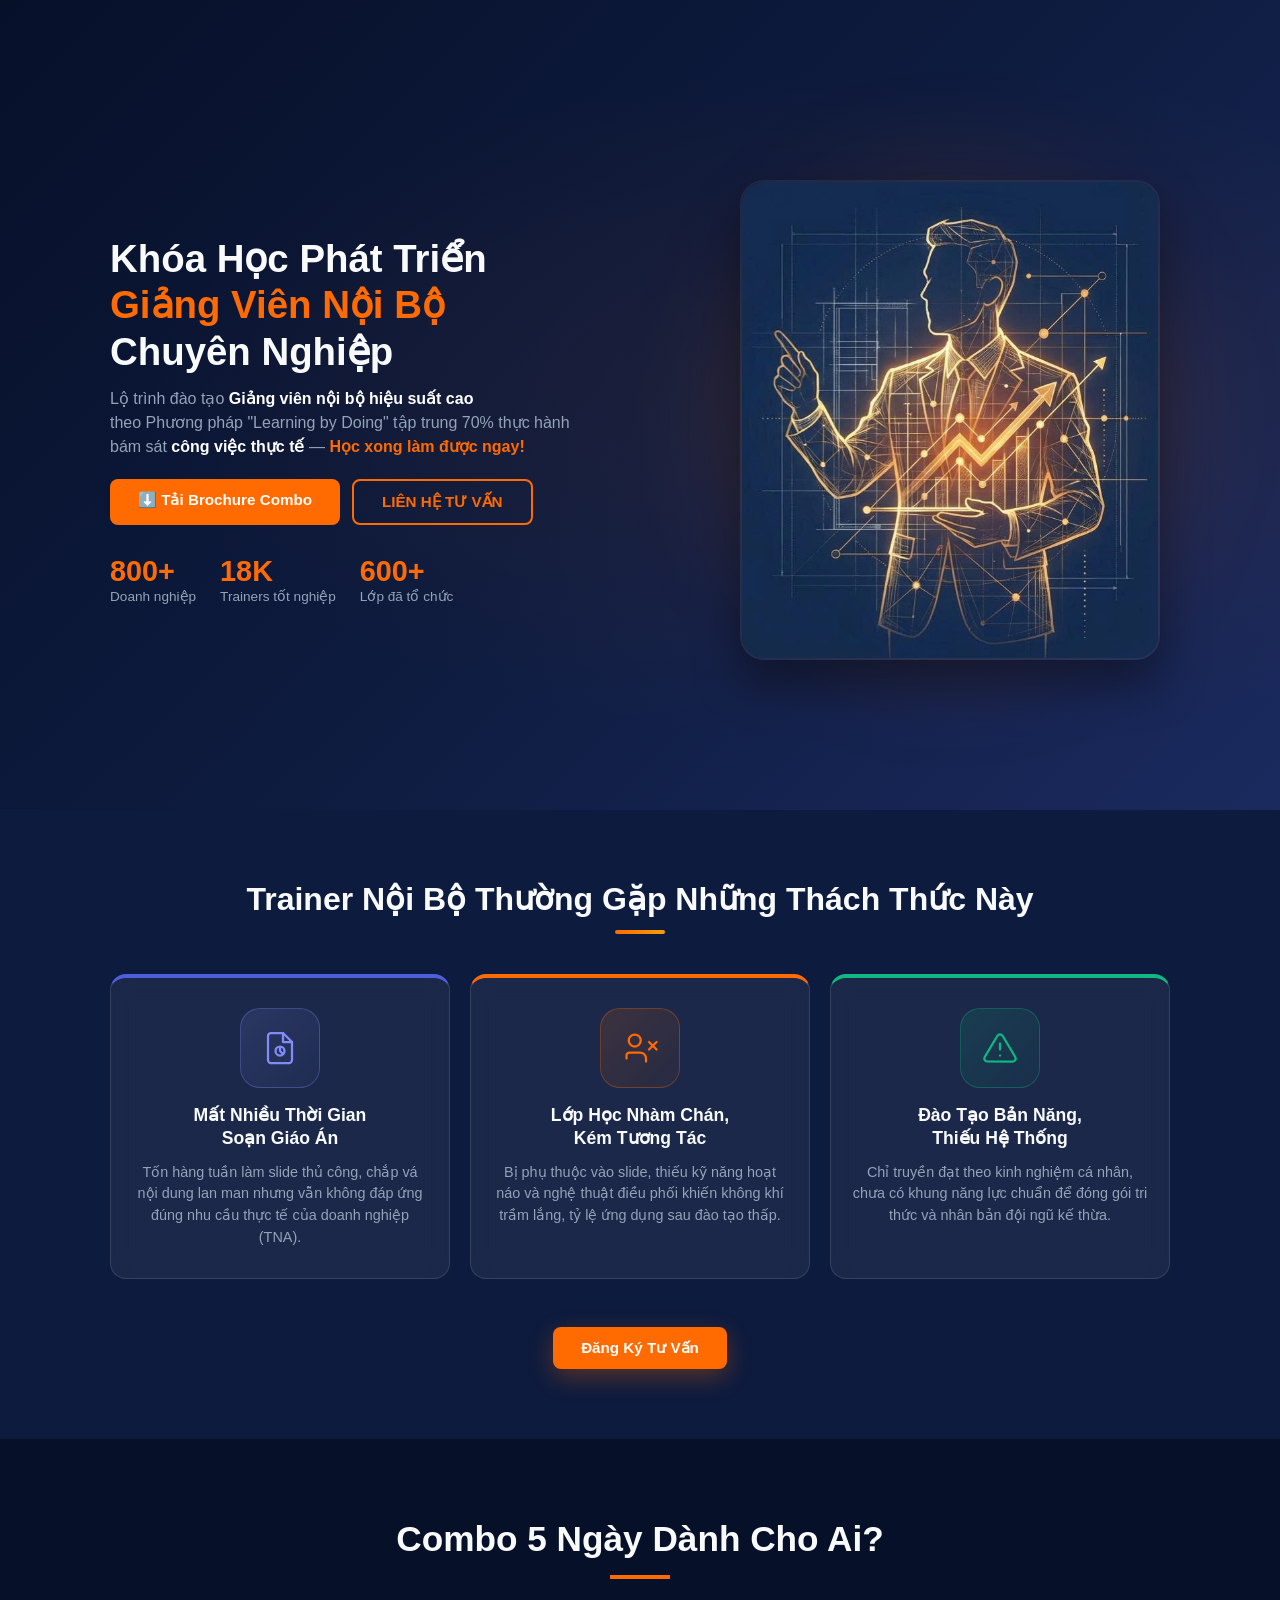
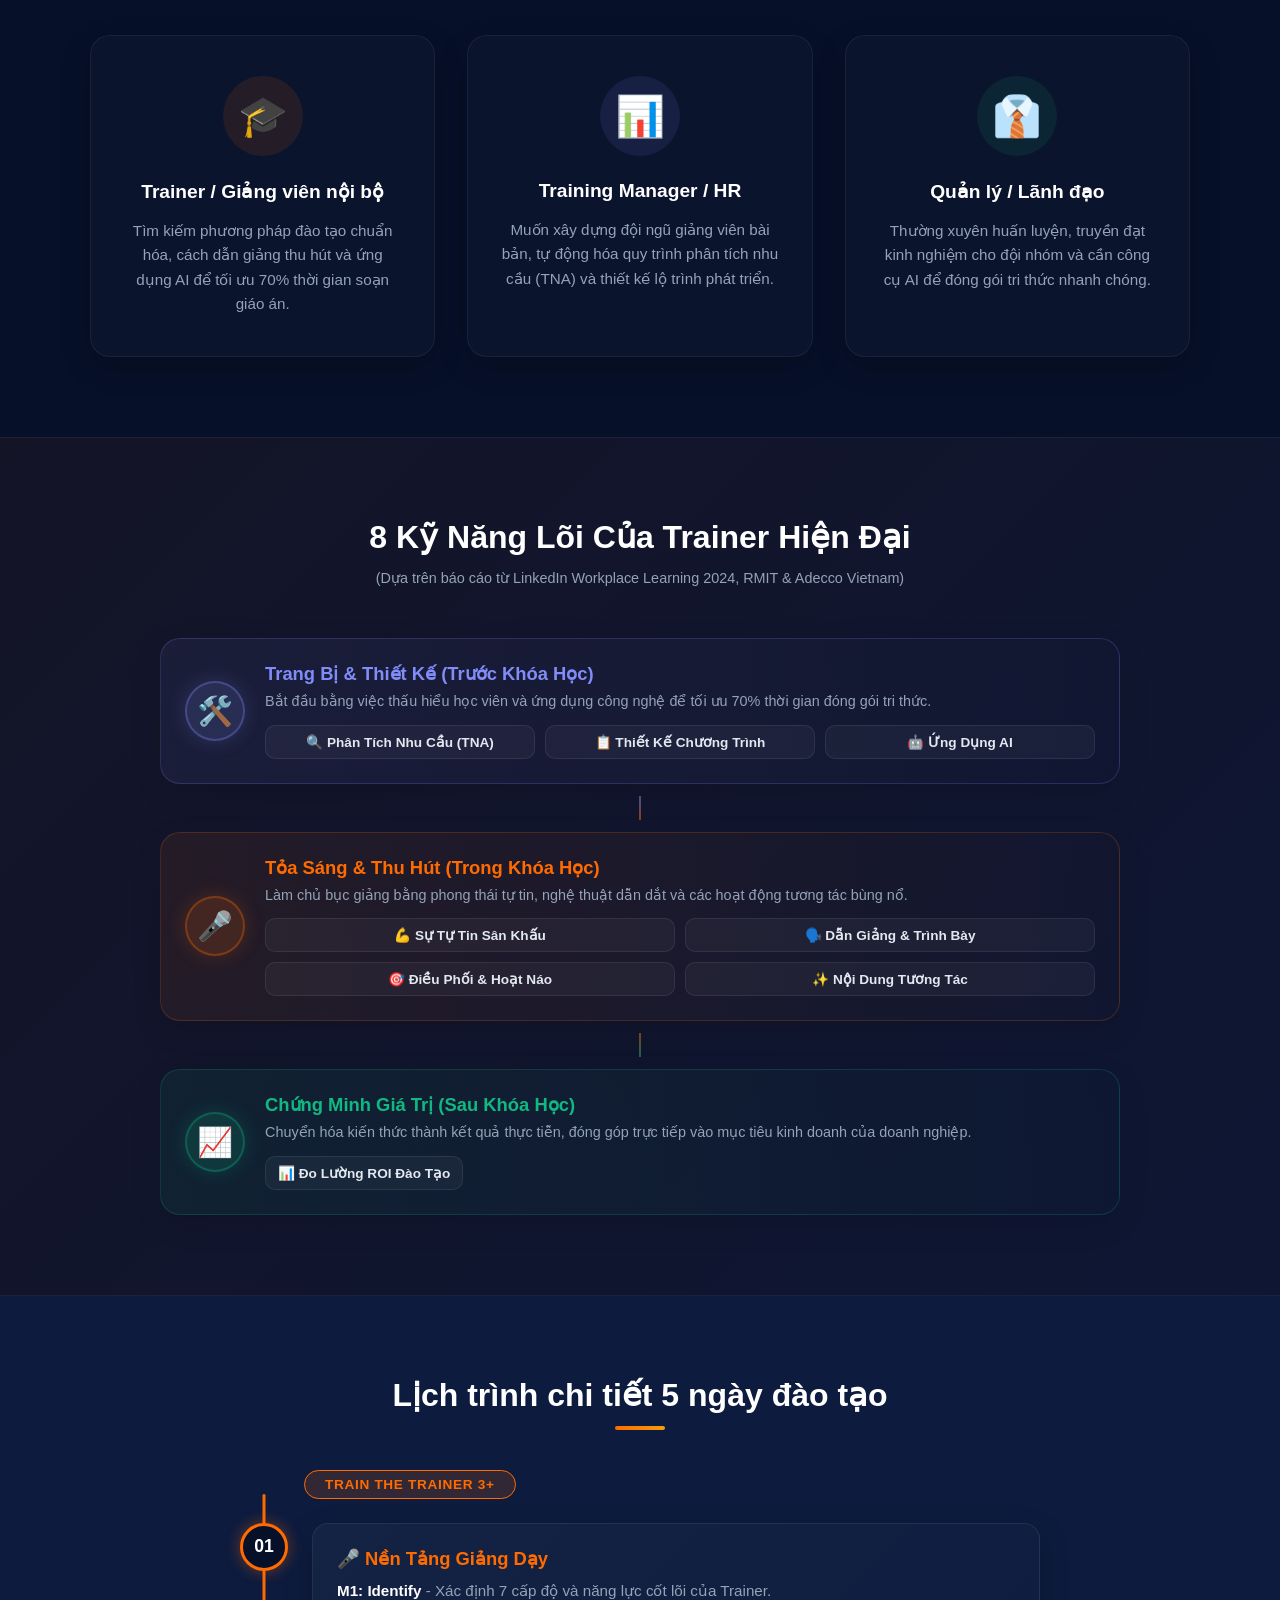
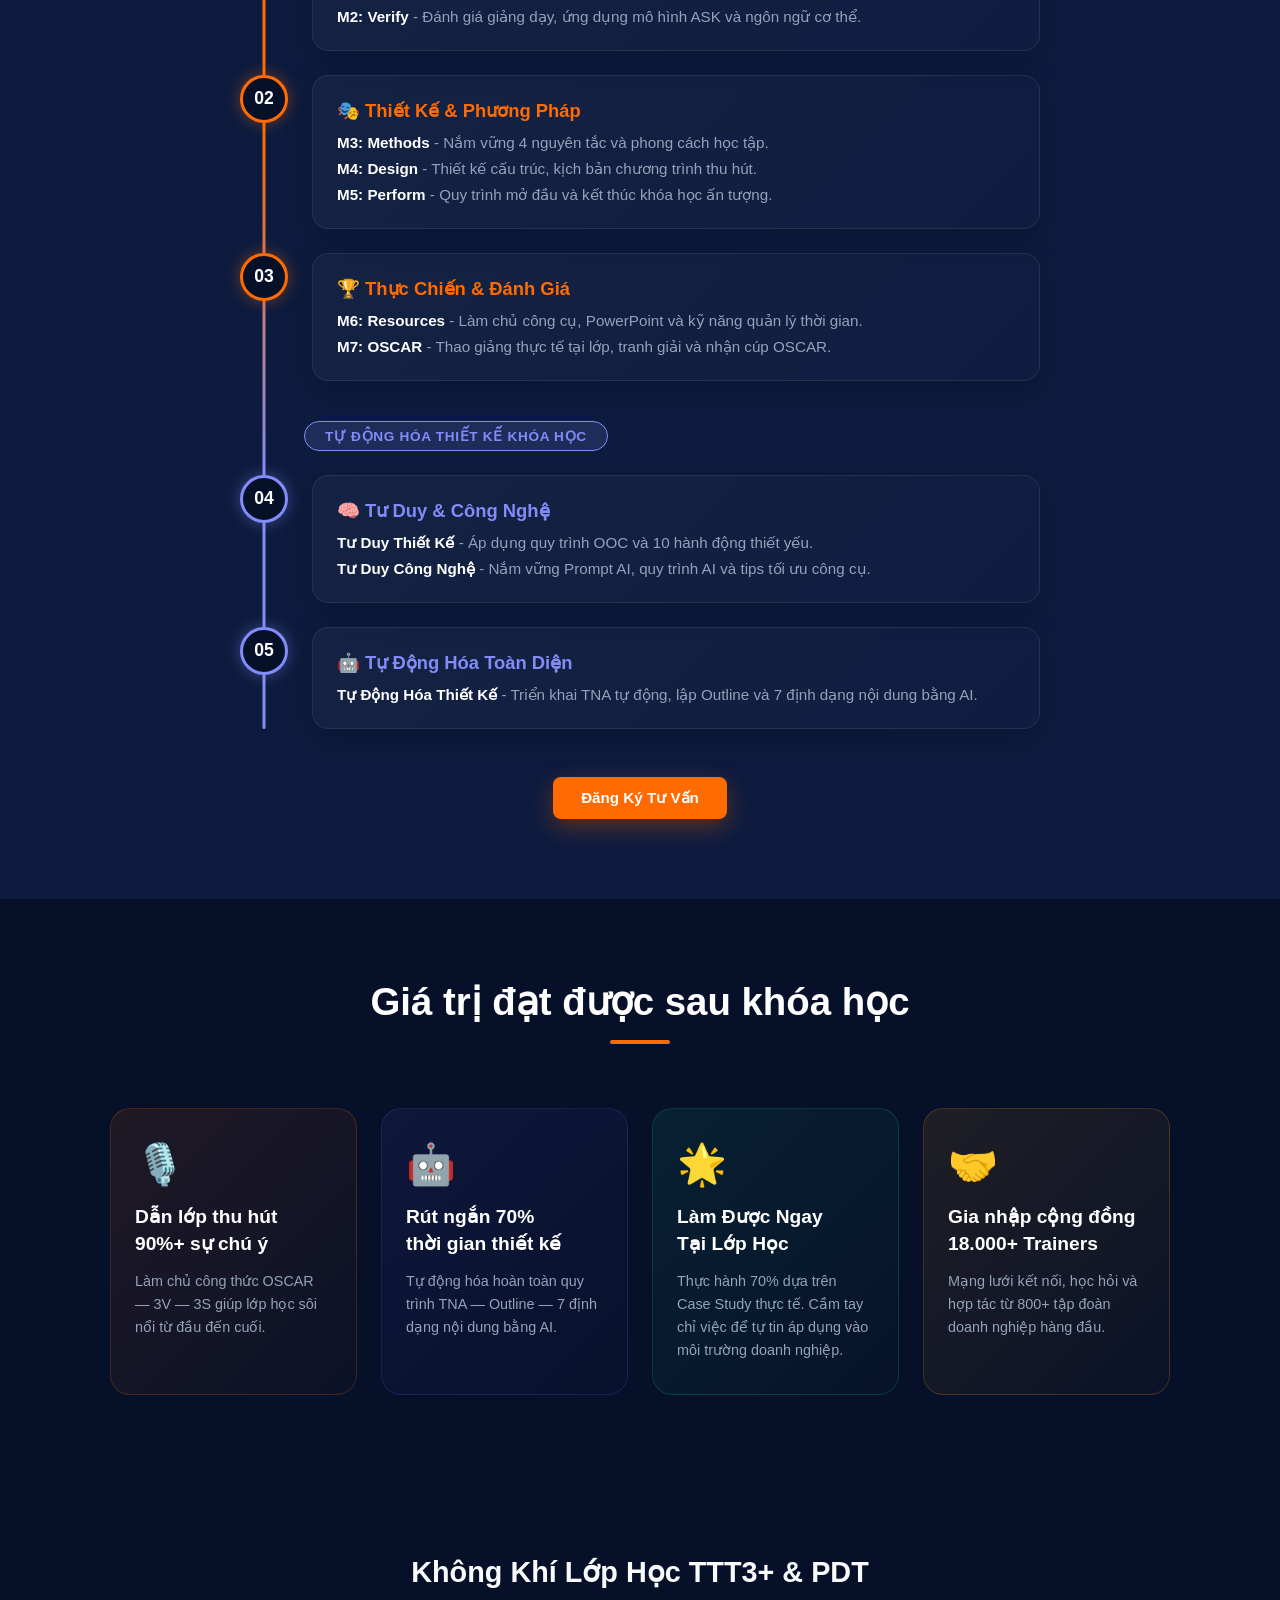
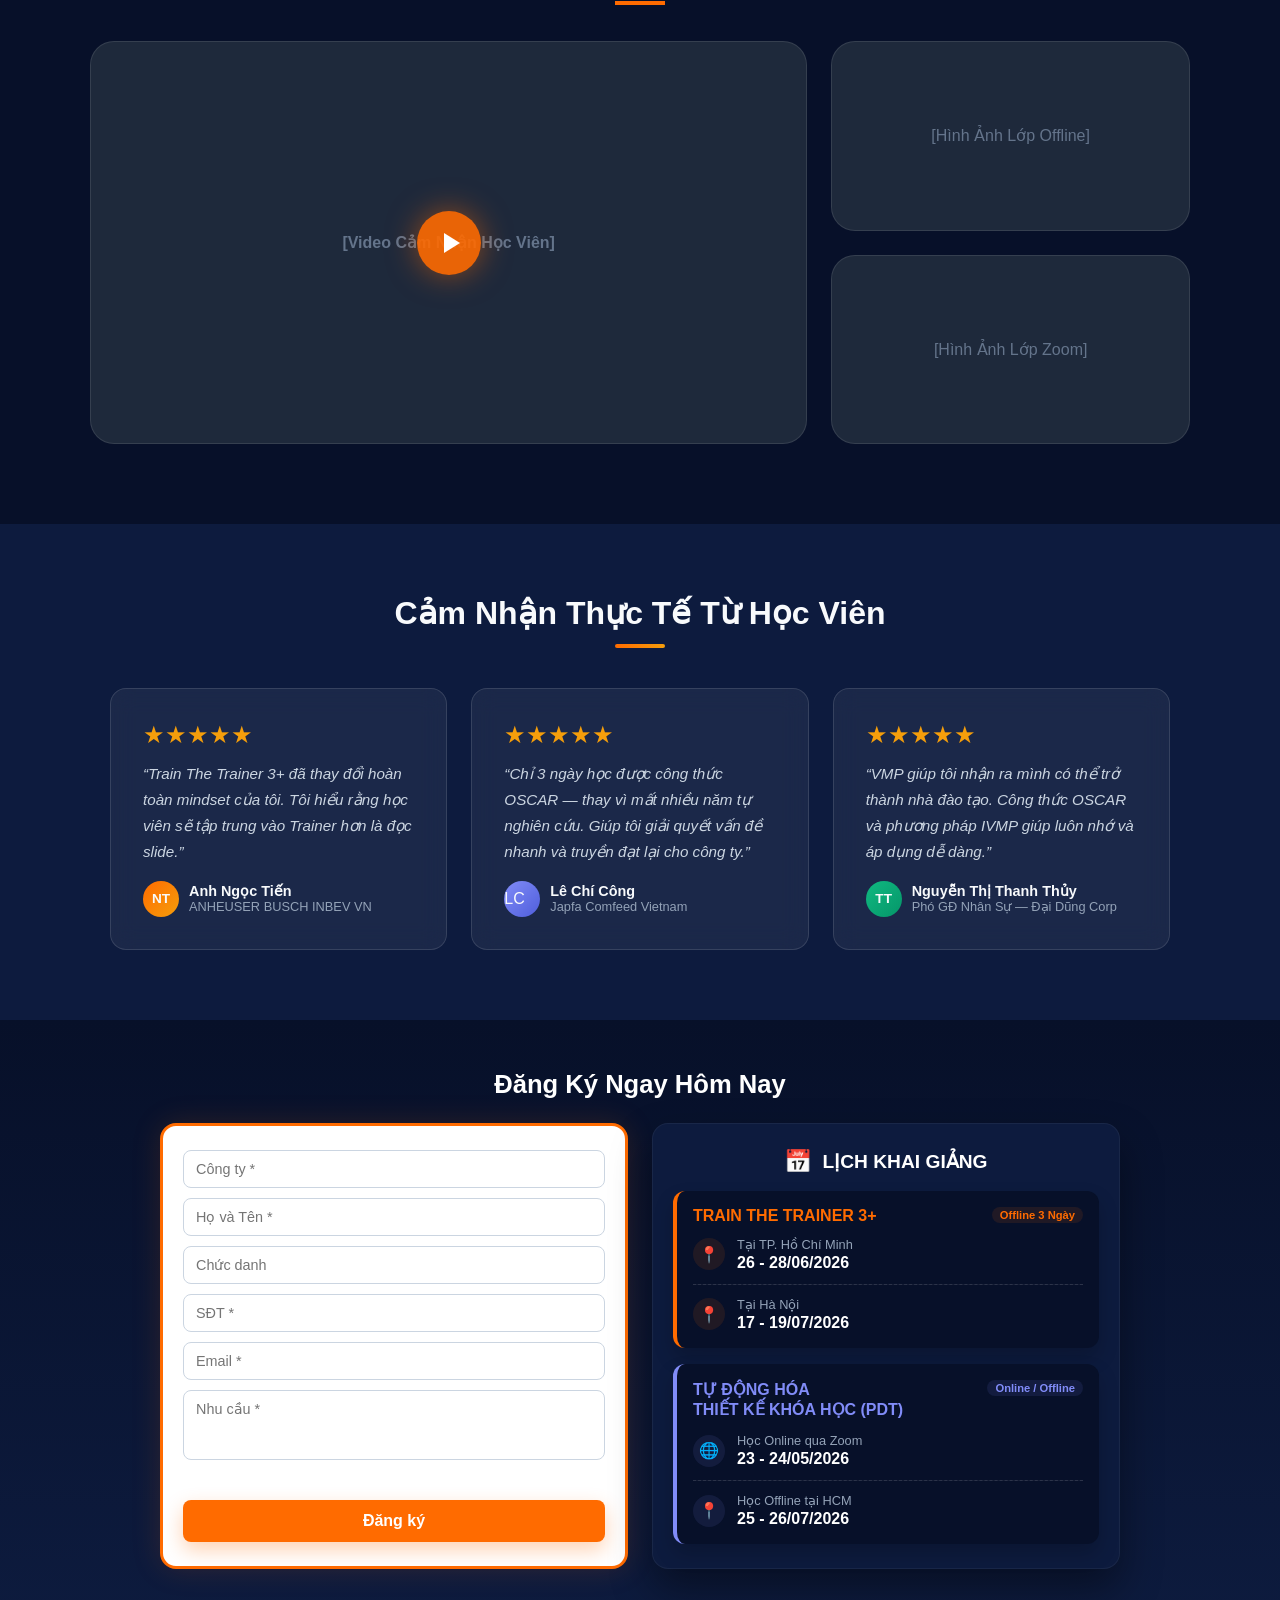
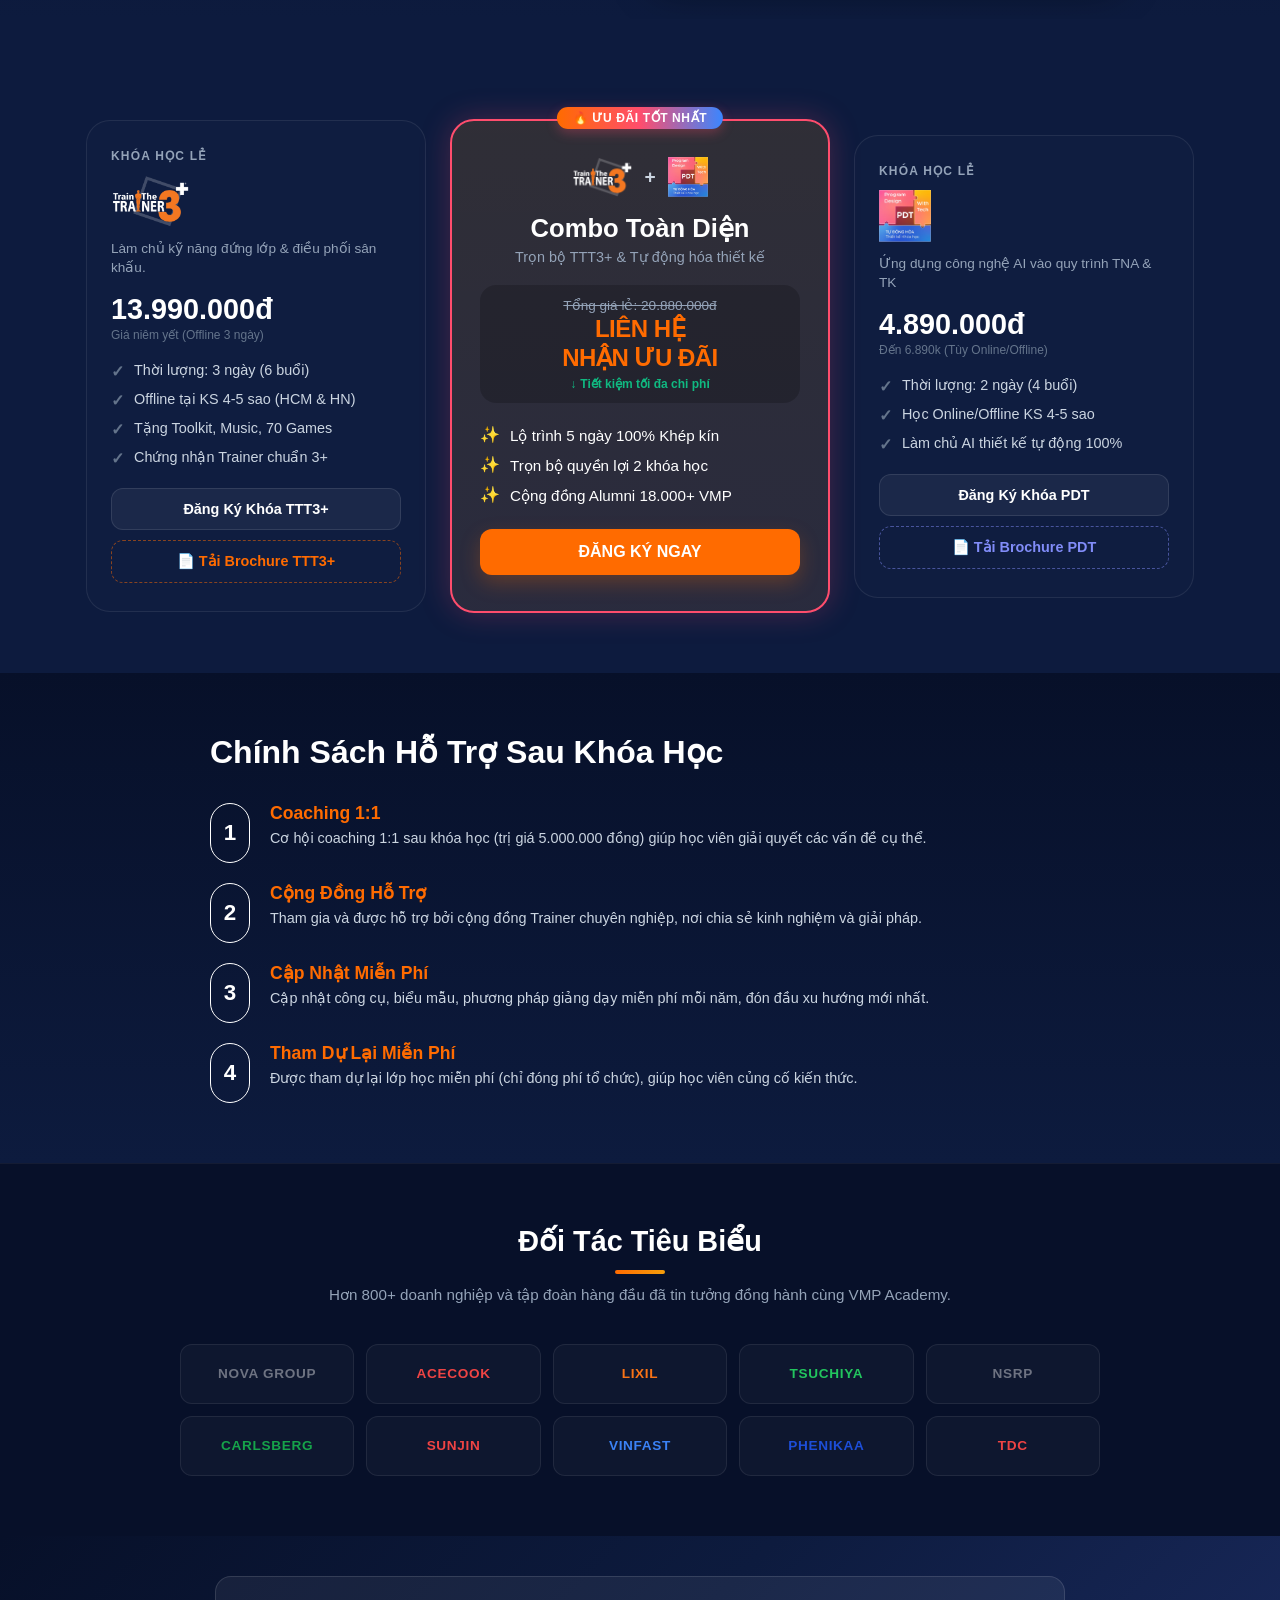
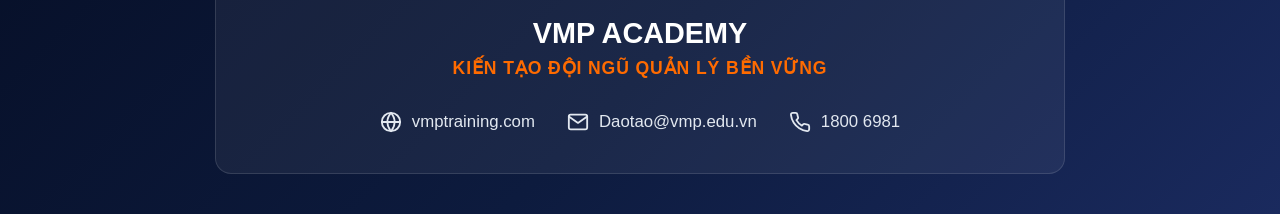
<file: material/index.html>
<!DOCTYPE html><html lang='vi'><head><meta charset='UTF-8'><meta name='viewport' content='width=device-width,initial-scale=1'><title>Combo 2 Khoa Hoc Giang Vien Noi Bo - VMP Academy</title><style>*{margin:0;padding:0;box-sizing:border-box}:root{--navy:#0D1B3E;--dark:#071029;--orange:#FF6B00;--gold:#F59E0B;--indigo:#4F5EDB;--white:#F8FAFC;--glass:rgba(255,255,255,0.06);--border:rgba(255,255,255,0.12)}html,body{width:100%;max-width:100vw;overflow-x:hidden}body{font-family:'Inter',sans-serif;background:var(--dark);color:var(--white)}@import url('https://fonts.googleapis.com/css2?family=Inter:wght@400;500;600;700&family=Outfit:wght@600;700;800&display=swap');h1,h2,h3{font-family:'Outfit',sans-serif}.container{width:100%;max-width:1100px;margin:0 auto;padding:0 20px}a{text-decoration:none;color:inherit}.btn{display:inline-block;padding:12px 28px;border-radius:8px;font-weight:600;font-size:0.95rem;cursor:pointer;transition:all .3s;border:none}.btn-orange{background:var(--orange);color:#fff}.btn-orange:hover{background:#e55f00;transform:translateY(-2px);box-shadow:0 8px 24px rgba(255,107,0,.4)}.btn-outline{background:transparent;border:2px solid var(--orange);color:var(--orange)}.btn-outline:hover{background:var(--orange);color:#fff}.section{padding:70px 0}.section-title{text-align:center;margin-bottom:40px}.section-title h2{font-size:2rem;margin-bottom:10px}.section-title p{color:#94a3b8;font-size:1rem}.glass-card{background:var(--glass);border:1px solid var(--border);border-radius:16px;padding:32px;backdrop-filter:blur(12px)}.badge{display:inline-block;padding:6px 16px;border-radius:100px;font-size:.75rem;font-weight:600;letter-spacing:.05em;text-transform:uppercase}.badge-orange{background:rgba(255,107,0,.15);color:var(--orange);border:1px solid rgba(255,107,0,.3)}.badge-indigo{background:rgba(79,94,219,.15);color:#818cf8;border:1px solid rgba(79,94,219,.3)}@keyframes fadeUp{from{opacity:0;transform:translateY(30px)}to{opacity:1;transform:translateY(0)}}@keyframes pulse{0%,100%{box-shadow:0 0 0 0 rgba(255,107,0,.4)}70%{box-shadow:0 0 0 12px rgba(255,107,0,0)}}.animate{animation:fadeUp .6s ease forwards}.stat-num{font-family:'Outfit',sans-serif;font-size:2.2rem;font-weight:800;color:var(--orange)}.divider{width:50px;height:4px;background:linear-gradient(90deg,var(--orange),var(--gold));border-radius:4px;margin:12px auto}.tag{display:inline-flex;align-items:center;gap:6px;background:rgba(255,255,255,.08);padding:6px 14px;border-radius:100px;font-size:.8rem;margin:4px}.icon{width:36px;height:36px;border-radius:50%;display:flex;align-items:center;justify-content:center;font-size:1.1rem;flex-shrink:0}.scroll-card { opacity:0; transform:translateY(30px); transition:all 0.6s cubic-bezier(0.16,1,0.3,1); } .scroll-card.visible { opacity:1; transform:translateY(0); } @media (max-width: 768px) { html { font-size: 14px; } .container { padding: 0 16px; } h1 { font-size: 1.7rem !important; } h2 { font-size: 1.5rem !important; } h3 { font-size: 1.2rem !important; } .stat-num { font-size: 1.8rem !important; } .glass-card { padding: 20px; } } @media (max-width: 480px) { html { font-size: 13px; } h1 { font-size: 1.5rem !important; line-height: 1.3 !important; } h2 { font-size: 1.3rem !important; } .btn { width: 100%; text-align: center; } }</style></head>
<body><div id='top'></div><!-- HERO -->
<section style='min-height:90vh;background:linear-gradient(135deg,#071029 0%,#0D1B3E 50%,#1a2a5e 100%);display:flex;align-items:center;position:relative;overflow:hidden;padding:70px 0 40px'>
  <div style='position:absolute;top:0;left:0;right:0;bottom:0;background:radial-gradient(ellipse at 70% 50%,rgba(255,107,0,.08) 0%,transparent 60%)'></div>
  <div class='container' style='position:relative;z-index:1'>
    <div style='display:flex;align-items:center;justify-content:space-between;flex-wrap:wrap;gap:30px'>
      
      <!-- Text Content -->
      <div style='flex:1 1 500px;max-width:680px'>
        <h1 style='font-size:clamp(1.6rem,3.5vw,2.4rem);line-height:1.2;margin-bottom:12px'>
          Khóa Học Phát Triển <br><span style='color:var(--orange)'>Giảng Viên Nội Bộ</span> <br>Chuyên Nghiệp
        </h1>
        <p style='font-size:1rem;color:#94a3b8;line-height:1.5;margin-bottom:20px'>
          Lộ trình đào tạo <strong style='color:#fff'>Giảng viên nội bộ hiệu suất cao</strong><br>theo Phương pháp "Learning by Doing" tập trung 70% thực hành<br>bám sát <strong style='color:#fff'>công việc thực tế</strong> — <span style='color:var(--orange);font-weight:bold'>Học xong làm được ngay!</span>
        </p>
        <div style='display:flex;gap:12px;flex-wrap:wrap;margin-bottom:30px'>
          <a href='#' onclick='openBrochureModal(event, "Combo Toàn Diện")' class='btn btn-orange' style='animation:pulse 2s infinite'>⬇️ Tải Brochure Combo</a>
          <button onclick="scrollToForm()" class='btn btn-outline'>LIÊN HỆ TƯ VẤN</button>
        </div>
        <div style='display:flex;gap:24px;flex-wrap:wrap'>
          <div>
            <div style='font-family:"Outfit",sans-serif;font-size:1.8rem;font-weight:800;color:var(--orange)'>800+</div>
            <div style='color:#94a3b8;font-size:.85rem'>Doanh nghiệp</div>
          </div>
          <div>
            <div style='font-family:"Outfit",sans-serif;font-size:1.8rem;font-weight:800;color:var(--orange)'>18K</div>
            <div style='color:#94a3b8;font-size:.85rem'>Trainers tốt nghiệp</div>
          </div>
          <div>
            <div style='font-family:"Outfit",sans-serif;font-size:1.8rem;font-weight:800;color:var(--orange)'>600+</div>
            <div style='color:#94a3b8;font-size:.85rem'>Lớp đã tổ chức</div>
          </div>
        </div>
      </div>

      <!-- Image Content -->
      <div class='animate' style='flex:1 1 350px;max-width:450px;display:flex;justify-content:center;position:relative'>
        <div style='position:absolute;width:100%;height:100%;background:rgba(255,107,0,0.1);filter:blur(60px);border-radius:50%;z-index:0'></div>
        <img src='Trainer Photo.jpg' alt='Chuyên gia đào tạo VMP' style='width:100%;max-width:420px;border-radius:24px;position:relative;z-index:1;box-shadow:0 24px 48px rgba(0,0,0,0.4);border:2px solid rgba(255,255,255,0.05);object-fit:cover'>
      </div>

    </div>
  </div>
</section>
<!-- PAIN POINTS -->
<section class='section' style='background:var(--navy)'>
  <div class='container'>
    <div class='section-title'>
      <h2>Trainer Nội Bộ Thường Gặp Những Thách Thức Này</h2>
      <div class='divider'></div>
    </div>
    <div style='display:grid;grid-template-columns:repeat(auto-fit,minmax(300px,1fr));gap:20px'>
      
      <!-- Card 1 (PDT) -->
      <div class='glass-card' style='border-top:4px solid var(--indigo);text-align:center;padding:30px 20px'>
        <div style='width:80px;height:80px;border-radius:20px;background:linear-gradient(135deg, rgba(129,140,248,0.15), rgba(129,140,248,0.05));display:flex;align-items:center;justify-content:center;margin:0 auto 16px;border:1px solid rgba(129,140,248,0.3)'>
          <svg width="36" height="36" viewBox="0 0 24 24" fill="none" stroke="#818cf8" stroke-width="1.5" stroke-linecap="round" stroke-linejoin="round">
            <path d="M14 2H6a2 2 0 0 0-2 2v16a2 2 0 0 0 2 2h12a2 2 0 0 0 2-2V8z"/>
            <polyline points="14 2 14 8 20 8"/>
            <circle cx="12" cy="14" r="3"/>
            <path d="M12 12v2l1.5 1.5"/>
          </svg>
        </div>
        <h3 style='margin-bottom:12px;font-size:1.1rem;line-height:1.3'>Mất Nhiều Thời Gian<br>Soạn Giáo Án</h3>
        <p style='color:#94a3b8;font-size:.9rem;line-height:1.5'>Tốn hàng tuần làm slide thủ công, chắp vá nội dung lan man nhưng vẫn không đáp ứng đúng nhu cầu thực tế của doanh nghiệp (TNA).</p>
      </div>

      <!-- Card 2 (TTT3+) -->
      <div class='glass-card' style='border-top:4px solid var(--orange);text-align:center;padding:30px 20px'>
        <div style='width:80px;height:80px;border-radius:20px;background:linear-gradient(135deg, rgba(255,107,0,0.15), rgba(255,107,0,0.05));display:flex;align-items:center;justify-content:center;margin:0 auto 16px;border:1px solid rgba(255,107,0,0.3)'>
          <svg width="36" height="36" viewBox="0 0 24 24" fill="none" stroke="var(--orange)" stroke-width="1.5" stroke-linecap="round" stroke-linejoin="round">
            <path d="M16 21v-2a4 4 0 0 0-4-4H5c-1.1 0-2 .9-2 2v2"></path>
            <circle cx="8.5" cy="7" r="4"></circle>
            <line x1="18" y1="8" x2="23" y2="13"></line>
            <line x1="23" y1="8" x2="18" y2="13"></line>
          </svg>
        </div>
        <h3 style='margin-bottom:12px;font-size:1.1rem;line-height:1.3'>Lớp Học Nhàm Chán,<br>Kém Tương Tác</h3>
        <p style='color:#94a3b8;font-size:.9rem;line-height:1.5'>Bị phụ thuộc vào slide, thiếu kỹ năng hoạt náo và nghệ thuật điều phối khiến không khí trầm lắng, tỷ lệ ứng dụng sau đào tạo thấp.</p>
      </div>

      <!-- Card 3 (Combo) -->
      <div class='glass-card' style='border-top:4px solid #10b981;text-align:center;padding:30px 20px'>
        <div style='width:80px;height:80px;border-radius:20px;background:linear-gradient(135deg, rgba(16,185,129,0.15), rgba(16,185,129,0.05));display:flex;align-items:center;justify-content:center;margin:0 auto 16px;border:1px solid rgba(16,185,129,0.3)'>
          <svg width="36" height="36" viewBox="0 0 24 24" fill="none" stroke="#10b981" stroke-width="1.5" stroke-linecap="round" stroke-linejoin="round">
            <path d="M10.29 3.86L1.82 18a2 2 0 0 0 1.71 3h16.94a2 2 0 0 0 1.71-3L13.71 3.86a2 2 0 0 0-3.42 0z"></path>
            <line x1="12" y1="9" x2="12" y2="13"></line>
            <line x1="12" y1="17" x2="12.01" y2="17"></line>
          </svg>
        </div>
        <h3 style='margin-bottom:12px;font-size:1.1rem;line-height:1.3'>Đào Tạo Bản Năng,<br>Thiếu Hệ Thống</h3>
        <p style='color:#94a3b8;font-size:.9rem;line-height:1.5'>Chỉ truyền đạt theo kinh nghiệm cá nhân, chưa có khung năng lực chuẩn để đóng gói tri thức và nhân bản đội ngũ kế thừa.</p>
      </div>

    </div>
    <div style='text-align:center;margin-top:48px'>
      <button onclick="scrollToForm()" class="btn btn-orange" style="box-shadow:0 8px 24px rgba(255,107,0,0.3)">Đăng Ký Tư Vấn</button>
    </div>
  </div>
</section>

<!-- TARGET AUDIENCE -->
<section style='padding:80px 20px;background:var(--bg-lighter)'>
  <div style='max-width:1100px;margin:0 auto'>
    
    <div style='text-align:center;margin-bottom:56px'>
      <h2 style='font-size:2.2rem'>Combo 5 Ngày Dành Cho Ai?</h2>
      <div style='width:60px;height:4px;background:var(--orange);margin:16px auto 0'></div>
    </div>

    <div style='display:grid;grid-template-columns:repeat(auto-fit,minmax(320px,1fr));gap:32px'>
      
      <!-- Trainer -->
      <div style='background:rgba(255,255,255,0.02);border:1px solid rgba(255,255,255,0.06);border-radius:20px;padding:40px 32px;text-align:center;transition:all 0.3s;box-shadow:0 10px 30px rgba(0,0,0,0.2)' onmouseover='this.style.transform=`translateY(-8px)`;this.style.background=`rgba(255,255,255,0.05)`;this.style.borderColor=`rgba(255,107,0,0.3)`' onmouseout='this.style.transform=`translateY(0)`;this.style.background=`rgba(255,255,255,0.02)`;this.style.borderColor=`rgba(255,255,255,0.06)`'>
        <div style='width:80px;height:80px;background:rgba(255,107,0,0.1);border-radius:50%;display:flex;align-items:center;justify-content:center;margin:0 auto 24px;font-size:2.5rem'>🎓</div>
        <h4 style='font-size:1.2rem;color:#fff;margin-bottom:16px'>Trainer / Giảng viên nội bộ</h4>
        <p style='color:#94a3b8;font-size:0.95rem;line-height:1.6;margin:0'>Tìm kiếm phương pháp đào tạo chuẩn hóa, cách dẫn giảng thu hút và ứng dụng AI để tối ưu 70% thời gian soạn giáo án.</p>
      </div>

      <!-- HR -->
      <div style='background:rgba(255,255,255,0.02);border:1px solid rgba(255,255,255,0.06);border-radius:20px;padding:40px 32px;text-align:center;transition:all 0.3s;box-shadow:0 10px 30px rgba(0,0,0,0.2)' onmouseover='this.style.transform=`translateY(-8px)`;this.style.background=`rgba(255,255,255,0.05)`;this.style.borderColor=`rgba(129,140,248,0.3)`' onmouseout='this.style.transform=`translateY(0)`;this.style.background=`rgba(255,255,255,0.02)`;this.style.borderColor=`rgba(255,255,255,0.06)`'>
        <div style='width:80px;height:80px;background:rgba(129,140,248,0.1);border-radius:50%;display:flex;align-items:center;justify-content:center;margin:0 auto 24px;font-size:2.5rem'>📊</div>
        <h4 style='font-size:1.2rem;color:#fff;margin-bottom:16px'>Training Manager / HR</h4>
        <p style='color:#94a3b8;font-size:0.95rem;line-height:1.6;margin:0'>Muốn xây dựng đội ngũ giảng viên bài bản, tự động hóa quy trình phân tích nhu cầu (TNA) và thiết kế lộ trình phát triển.</p>
      </div>

      <!-- Manager -->
      <div style='background:rgba(255,255,255,0.02);border:1px solid rgba(255,255,255,0.06);border-radius:20px;padding:40px 32px;text-align:center;transition:all 0.3s;box-shadow:0 10px 30px rgba(0,0,0,0.2)' onmouseover='this.style.transform=`translateY(-8px)`;this.style.background=`rgba(255,255,255,0.05)`;this.style.borderColor=`rgba(16,185,129,0.3)`' onmouseout='this.style.transform=`translateY(0)`;this.style.background=`rgba(255,255,255,0.02)`;this.style.borderColor=`rgba(255,255,255,0.06)`'>
        <div style='width:80px;height:80px;background:rgba(16,185,129,0.1);border-radius:50%;display:flex;align-items:center;justify-content:center;margin:0 auto 24px;font-size:2.5rem'>👔</div>
        <h4 style='font-size:1.2rem;color:#fff;margin-bottom:16px'>Quản lý / Lãnh đạo</h4>
        <p style='color:#94a3b8;font-size:0.95rem;line-height:1.6;margin:0'>Thường xuyên huấn luyện, truyền đạt kinh nghiệm cho đội nhóm và cần công cụ AI để đóng gói tri thức nhanh chóng.</p>
      </div>

    </div>

  </div>
</section>

<!-- MARKET REPORT & TRENDS -->
<section style='padding:80px 20px;background:linear-gradient(135deg, rgba(255,107,0,0.05) 0%, rgba(129,140,248,0.05) 100%);border-top:1px solid rgba(255,255,255,0.05);border-bottom:1px solid rgba(255,255,255,0.05)'>
<div style='max-width:1100px;margin:0 auto'>
  <!-- Header -->
  <div style='text-align:center;margin-bottom:48px'>
    <h3 style='font-size:2rem;margin-bottom:12px;color:#fff'>8 Kỹ Năng Lõi Của Trainer Hiện Đại</h3>
    <p style='color:#94a3b8;font-size:0.9rem;line-height:1.5;max-width:800px;margin:0 auto'>(Dựa trên báo cáo từ LinkedIn Workplace Learning 2024, RMIT & Adecco Vietnam)</p>
  </div>

  <style>
    .skill-tag { background: rgba(255,255,255,0.04); border: 1px solid rgba(255,255,255,0.08); padding: 8px 12px; border-radius: 10px; font-size: 0.85rem; color: #e2e8f0; font-weight: 600; display: flex; align-items: center; justify-content: center; gap: 6px; transition: background 0.3s; white-space: nowrap; }
    .skill-tag:hover { background: rgba(255,255,255,0.1); }
    .skill-grid-2 { display: grid; grid-template-columns: 1fr 1fr; gap: 10px; }
    .skill-grid-3 { display: grid; grid-template-columns: 1fr 1fr 1fr; gap: 10px; }
    @media (max-width: 768px) {
      .skill-grid-2, .skill-grid-3 { grid-template-columns: 1fr; }
      .skill-tag { white-space: normal; text-align: center; }
    }
  </style>

  <!-- Storytelling Visualization -->
  <div style='max-width:960px;margin:0 auto;display:flex;flex-direction:column;gap:12px'>
    
    <!-- Phase 1 -->
    <div style='background:linear-gradient(90deg, rgba(129,140,248,0.08), rgba(129,140,248,0.01));border:1px solid rgba(129,140,248,0.2);border-radius:20px;padding:24px;display:flex;align-items:center;position:relative;overflow:hidden;box-shadow:0 10px 30px rgba(0,0,0,0.1);transition:transform 0.3s' onmouseover='this.style.transform="scale(1.01)"' onmouseout='this.style.transform="scale(1)"'>
      
      <div style='display:flex;align-items:center;gap:20px;flex:1'>
        <div style='width:60px;height:60px;background:rgba(129,140,248,0.15);border-radius:50%;display:flex;align-items:center;justify-content:center;color:#818cf8;font-size:1.8rem;flex-shrink:0;border:2px solid rgba(129,140,248,0.3);box-shadow:0 0 20px rgba(129,140,248,0.2)'>🛠️</div>
        <div style='position:relative;z-index:2;flex:1'>
          <h4 style='color:#818cf8;font-size:1.15rem;margin-bottom:6px'>Trang Bị & Thiết Kế (Trước Khóa Học)</h4>
          <p style='color:#94a3b8;font-size:0.9rem;margin-bottom:12px;line-height:1.5'>Bắt đầu bằng việc thấu hiểu học viên và ứng dụng công nghệ để tối ưu 70% thời gian đóng gói tri thức.</p>
          <div class='skill-grid-3'>
             <div class='skill-tag'>🔍 Phân Tích Nhu Cầu (TNA)</div>
             <div class='skill-tag'>📋 Thiết Kế Chương Trình</div>
             <div class='skill-tag'>🤖 Ứng Dụng AI</div>
          </div>
        </div>
      </div>
    </div>

    <!-- Arrow -->
    <div style='display:flex;justify-content:center;height:24px;align-items:center'>
      <div style='width:2px;height:100%;background:linear-gradient(180deg, rgba(129,140,248,0.5), rgba(255,107,0,0.5))'></div>
    </div>

    <!-- Phase 2 -->
    <div style='background:linear-gradient(90deg, rgba(255,107,0,0.08), rgba(255,107,0,0.01));border:1px solid rgba(255,107,0,0.2);border-radius:20px;padding:24px;display:flex;align-items:center;position:relative;overflow:hidden;box-shadow:0 10px 30px rgba(0,0,0,0.1);transition:transform 0.3s' onmouseover='this.style.transform="scale(1.01)"' onmouseout='this.style.transform="scale(1)"'>
      
      <div style='display:flex;align-items:center;gap:20px;flex:1'>
        <div style='width:60px;height:60px;background:rgba(255,107,0,0.15);border-radius:50%;display:flex;align-items:center;justify-content:center;color:var(--orange);font-size:1.8rem;flex-shrink:0;border:2px solid rgba(255,107,0,0.3);box-shadow:0 0 20px rgba(255,107,0,0.2)'>🎤</div>
        <div style='position:relative;z-index:2;flex:1'>
          <h4 style='color:var(--orange);font-size:1.15rem;margin-bottom:6px'>Tỏa Sáng & Thu Hút (Trong Khóa Học)</h4>
          <p style='color:#94a3b8;font-size:0.9rem;margin-bottom:12px;line-height:1.5'>Làm chủ bục giảng bằng phong thái tự tin, nghệ thuật dẫn dắt và các hoạt động tương tác bùng nổ.</p>
          <div class='skill-grid-2'>
             <div class='skill-tag'>💪 Sự Tự Tin Sân Khấu</div>
             <div class='skill-tag'>🗣️ Dẫn Giảng & Trình Bày</div>
             <div class='skill-tag'>🎯 Điều Phối & Hoạt Náo</div>
             <div class='skill-tag'>✨ Nội Dung Tương Tác</div>
          </div>
        </div>
      </div>
    </div>

    <!-- Arrow -->
    <div style='display:flex;justify-content:center;height:24px;align-items:center'>
      <div style='width:2px;height:100%;background:linear-gradient(180deg, rgba(255,107,0,0.5), rgba(16,185,129,0.5))'></div>
    </div>

    <!-- Phase 3 -->
    <div style='background:linear-gradient(90deg, rgba(16,185,129,0.08), rgba(16,185,129,0.01));border:1px solid rgba(16,185,129,0.2);border-radius:20px;padding:24px;display:flex;align-items:center;position:relative;overflow:hidden;box-shadow:0 10px 30px rgba(0,0,0,0.1);transition:transform 0.3s' onmouseover='this.style.transform="scale(1.01)"' onmouseout='this.style.transform="scale(1)"'>
      
      <div style='display:flex;align-items:center;gap:20px;flex:1'>
        <div style='width:60px;height:60px;background:rgba(16,185,129,0.15);border-radius:50%;display:flex;align-items:center;justify-content:center;color:#10b981;font-size:1.8rem;flex-shrink:0;border:2px solid rgba(16,185,129,0.3);box-shadow:0 0 20px rgba(16,185,129,0.2)'>📈</div>
        <div style='position:relative;z-index:2;flex:1'>
          <h4 style='color:#10b981;font-size:1.15rem;margin-bottom:6px'>Chứng Minh Giá Trị (Sau Khóa Học)</h4>
          <p style='color:#94a3b8;font-size:0.9rem;margin-bottom:12px;line-height:1.5'>Chuyển hóa kiến thức thành kết quả thực tiễn, đóng góp trực tiếp vào mục tiêu kinh doanh của doanh nghiệp.</p>
          <div style='display:inline-flex'>
             <div class='skill-tag' style='width:100%'>📊 Đo Lường ROI Đào Tạo</div>
          </div>
        </div>
      </div>
    </div>

  </div>

</div>
</section>

<!-- 5-DAY ROADMAP -->
<style>
.tm-row { display: flex; align-items: flex-start; gap: 24px; width: 100%; margin-bottom: 24px; position: relative; }
.tm-center { width: 48px; display: flex; flex-direction: column; align-items: center; position: relative; z-index: 2; flex-shrink: 0; }
.tm-dot { width: 48px; height: 48px; border-radius: 50%; background: var(--dark); border: 3px solid var(--orange); display: flex; align-items: center; justify-content: center; font-weight: 800; font-size: 1.1rem; color: #fff; box-shadow: 0 0 15px rgba(255,107,0,0.4); font-family: 'Outfit', sans-serif; position:relative;}
.tm-dot.blue { border-color: #818cf8; box-shadow: 0 0 15px rgba(129,140,248,0.4); }
.tm-card { background: linear-gradient(135deg, rgba(255,255,255,0.03), rgba(255,255,255,0.01)); border: 1px solid rgba(255,255,255,0.08); border-radius: 16px; padding: 24px; box-shadow: 0 10px 30px rgba(0,0,0,0.2); text-align: left; transition: transform 0.3s, box-shadow 0.3s; flex: 1; }
.tm-card:hover { transform: translateY(-3px); box-shadow: 0 15px 40px rgba(255,107,0,0.15); border-color: rgba(255,107,0,0.3); }
.tm-card.blue:hover { box-shadow: 0 15px 40px rgba(129,140,248,0.15); border-color: rgba(129,140,248,0.3); }
.tm-line { position: absolute; top: 24px; bottom: 0; left: 24px; width: 3px; background: linear-gradient(180deg, var(--orange) 30%, #818cf8 70%); transform: translateX(-50%); border-radius: 3px; z-index: 1; }

@media (max-width: 768px) {
  .tm-row { gap: 16px; margin-bottom: 20px; }
  .tm-dot { width: 40px; height: 40px; font-size: 1rem; }
  .tm-center { width: 40px; }
  .tm-line { left: 20px; }
  .tm-card { padding: 20px; }
}
</style>

<section id='roadmap' style='padding:80px 20px;background:var(--navy);position:relative;overflow:hidden'>
  <div class='container' style='max-width:1100px'>
    <div class='section-title' style='margin-bottom:40px'>
      <h2 style='color:#fff'>Lịch trình chi tiết 5 ngày đào tạo</h2>
      <div class='divider'></div>
    </div>

    <div style='position:relative;max-width:800px;margin:0 auto;margin-bottom:48px'>
      <div class='tm-line'></div>

      <!-- TTT3+ Header -->
      <div style='margin-bottom:24px;position:relative;z-index:2;padding-left:64px'>
        <span style='display:inline-block;background:rgba(255,107,0,0.15);border:1px solid var(--orange);color:var(--orange);padding:6px 20px;border-radius:100px;font-weight:700;letter-spacing:0.05em;font-size:0.85rem'>TRAIN THE TRAINER 3+</span>
      </div>

      <!-- Day 1 -->
      <div class='tm-row'>
        <div class='tm-center'><div class='tm-dot'>01</div></div>
        <div class='tm-card scroll-card'>
          <h3 style='color:var(--orange);font-size:1.15rem;margin-bottom:12px;display:flex;align-items:center;gap:8px'>🎤 Nền Tảng Giảng Dạy</h3>
          <ul style='list-style:none;padding:0;margin:0;display:flex;flex-direction:column;gap:8px;font-size:0.95rem'>
            <li><strong style='color:#fff'>M1: Identify</strong> <span style='color:#94a3b8'>- Xác định 7 cấp độ và năng lực cốt lõi của Trainer.</span></li>
            <li><strong style='color:#fff'>M2: Verify</strong> <span style='color:#94a3b8'>- Đánh giá giảng dạy, ứng dụng mô hình ASK và ngôn ngữ cơ thể.</span></li>
          </ul>
        </div>
      </div>

      <!-- Day 2 -->
      <div class='tm-row'>
        <div class='tm-center'><div class='tm-dot'>02</div></div>
        <div class='tm-card scroll-card'>
          <h3 style='color:var(--orange);font-size:1.15rem;margin-bottom:12px;display:flex;align-items:center;gap:8px'>🎭 Thiết Kế & Phương Pháp</h3>
          <ul style='list-style:none;padding:0;margin:0;display:flex;flex-direction:column;gap:8px;font-size:0.95rem'>
            <li><strong style='color:#fff'>M3: Methods</strong> <span style='color:#94a3b8'>- Nắm vững 4 nguyên tắc và phong cách học tập.</span></li>
            <li><strong style='color:#fff'>M4: Design</strong> <span style='color:#94a3b8'>- Thiết kế cấu trúc, kịch bản chương trình thu hút.</span></li>
            <li><strong style='color:#fff'>M5: Perform</strong> <span style='color:#94a3b8'>- Quy trình mở đầu và kết thúc khóa học ấn tượng.</span></li>
          </ul>
        </div>
      </div>

      <!-- Day 3 -->
      <div class='tm-row'>
        <div class='tm-center'><div class='tm-dot'>03</div></div>
        <div class='tm-card scroll-card'>
          <h3 style='color:var(--orange);font-size:1.15rem;margin-bottom:12px;display:flex;align-items:center;gap:8px'>🏆 Thực Chiến & Đánh Giá</h3>
          <ul style='list-style:none;padding:0;margin:0;display:flex;flex-direction:column;gap:8px;font-size:0.95rem'>
            <li><strong style='color:#fff'>M6: Resources</strong> <span style='color:#94a3b8'>- Làm chủ công cụ, PowerPoint và kỹ năng quản lý thời gian.</span></li>
            <li><strong style='color:#fff'>M7: OSCAR</strong> <span style='color:#94a3b8'>- Thao giảng thực tế tại lớp, tranh giải và nhận cúp OSCAR.</span></li>
          </ul>
        </div>
      </div>

      <!-- PDT Header -->
      <div style='margin-top:40px;margin-bottom:24px;position:relative;z-index:2;padding-left:64px'>
        <span style='display:inline-block;background:rgba(129,140,248,0.15);border:1px solid #818cf8;color:#818cf8;padding:6px 20px;border-radius:100px;font-weight:700;letter-spacing:0.05em;font-size:0.85rem'>TỰ ĐỘNG HÓA THIẾT KẾ KHÓA HỌC</span>
      </div>

      <!-- Day 4 -->
      <div class='tm-row'>
        <div class='tm-center'><div class='tm-dot blue'>04</div></div>
        <div class='tm-card blue scroll-card'>
          <h3 style='color:#818cf8;font-size:1.15rem;margin-bottom:12px;display:flex;align-items:center;gap:8px'>🧠 Tư Duy & Công Nghệ</h3>
          <ul style='list-style:none;padding:0;margin:0;display:flex;flex-direction:column;gap:8px;font-size:0.95rem'>
            <li><strong style='color:#fff'>Tư Duy Thiết Kế</strong> <span style='color:#94a3b8'>- Áp dụng quy trình OOC và 10 hành động thiết yếu.</span></li>
            <li><strong style='color:#fff'>Tư Duy Công Nghệ</strong> <span style='color:#94a3b8'>- Nắm vững Prompt AI, quy trình AI và tips tối ưu công cụ.</span></li>
          </ul>
        </div>
      </div>

      <!-- Day 5 -->
      <div class='tm-row' style='margin-bottom:0'>
        <div class='tm-center'>
          <div class='tm-dot blue'>05</div>
          <div style='position:absolute;top:48px;bottom:0;left:0;right:0;background:var(--navy);z-index:1'></div>
        </div>
        <div class='tm-card blue scroll-card'>
          <h3 style='color:#818cf8;font-size:1.15rem;margin-bottom:12px;display:flex;align-items:center;gap:8px'>🤖 Tự Động Hóa Toàn Diện</h3>
          <ul style='list-style:none;padding:0;margin:0;display:flex;flex-direction:column;gap:8px;font-size:0.95rem'>
            <li><strong style='color:#fff'>Tự Động Hóa Thiết Kế</strong> <span style='color:#94a3b8'>- Triển khai TNA tự động, lập Outline và 7 định dạng nội dung bằng AI.</span></li>
          </ul>
        </div>
      </div>

    </div><!-- end timeline container -->

    <div style='text-align:center;margin-top:48px;position:relative;z-index:10'><button onclick="scrollToForm()" class="btn btn-orange" style="box-shadow:0 8px 24px rgba(255,107,0,0.3)">Đăng Ký Tư Vấn</button></div>
  </div>
</section>
<!-- BỎ SECTION GIẢNG VIÊN THEO YÊU CẦU 
<!-- INSTRUCTORS -- >
<section style='padding:80px 20px;background:var(--navy)'>
  <div class='container' style='max-width:1000px'>
    <div class='section-title'>
      <div class='badge badge-indigo' style='margin-bottom:16px'>CHUYÊN GIA ĐÀO TẠO</div>
      <h2 style='color:#fff'>Đội Ngũ Giảng Viên Đồng Hành Cùng Bạn</h2>
      <div class='divider'></div>
    </div>
    
    <div style='display:grid;grid-template-columns:repeat(auto-fit,minmax(320px,1fr));gap:32px'>
      
      <!-- Trainer 1 -- >
      <div class='scroll-card' style='background:rgba(255,255,255,0.02);border:1px solid rgba(255,255,255,0.08);border-radius:24px;overflow:hidden'>
        <div style='padding:32px;display:flex;align-items:center;gap:20px;border-bottom:1px solid rgba(255,255,255,0.05)'>
          <div style='width:100px;height:100px;border-radius:50%;background:rgba(255,107,0,0.1);display:flex;align-items:center;justify-content:center;border:2px solid var(--orange)'>
            <span style='font-size:2.5rem'>👨‍🏫</span>
          </div>
          <div>
            <h3 style='color:#fff;font-size:1.3rem;margin-bottom:4px'>Thầy Phan Hữu Lộc</h3>
            <p style='color:var(--orange);font-size:0.9rem;font-weight:600;margin:0'>Chuyên gia đào tạo TTT3+</p>
          </div>
        </div>
        <div style='padding:32px'>
          <div style='display:grid;grid-template-columns:1fr 1fr;gap:16px'>
             <div style='background:rgba(255,107,0,0.05);border:1px solid rgba(255,107,0,0.2);padding:16px 12px;border-radius:16px;text-align:center'>
                <div style='font-size:1.8rem;font-weight:800;color:var(--orange);margin-bottom:4px;line-height:1'>20+</div>
                <div style='font-size:0.8rem;color:#cbd5e1;text-transform:uppercase;letter-spacing:0.05em'>Năm Kinh Nghiệm</div>
             </div>
             <div style='background:rgba(255,107,0,0.05);border:1px solid rgba(255,107,0,0.2);padding:16px 12px;border-radius:16px;text-align:center'>
                <div style='font-size:1.8rem;font-weight:800;color:var(--orange);margin-bottom:4px;line-height:1'>18K+</div>
                <div style='font-size:0.8rem;color:#cbd5e1;text-transform:uppercase;letter-spacing:0.05em'>Học Viên Toàn Quốc</div>
             </div>
          </div>
          <div style='margin-top:16px;background:linear-gradient(135deg,rgba(255,107,0,0.1),rgba(255,107,0,0.02));border:1px solid rgba(255,107,0,0.25);padding:16px;border-radius:16px;display:flex;align-items:center;gap:12px'>
             <div style='font-size:1.5rem'>👑</div>
             <div style='font-size:0.95rem;font-weight:600;color:#fff'>Sáng lập VMP Academy - Bậc thầy truyền cảm hứng</div>
          </div>
        </div>
      </div>

      <!-- Trainer 2 -- >
      <div class='scroll-card' style='transition-delay:150ms;background:rgba(255,255,255,0.02);border:1px solid rgba(255,255,255,0.08);border-radius:24px;overflow:hidden'>
        <div style='padding:32px;display:flex;align-items:center;gap:20px;border-bottom:1px solid rgba(255,255,255,0.05)'>
          <div style='width:100px;height:100px;border-radius:50%;background:rgba(129,140,248,0.1);display:flex;align-items:center;justify-content:center;border:2px solid #818cf8'>
            <span style='font-size:2.5rem'>👨‍💻</span>
          </div>
          <div>
            <h3 style='color:#fff;font-size:1.3rem;margin-bottom:4px'>Thầy Nhật Minh Quang</h3>
            <p style='color:#818cf8;font-size:0.9rem;font-weight:600;margin:0'>Chuyên gia thiết kế tự động PDT</p>
          </div>
        </div>
        <div style='padding:32px'>
          <div style='display:grid;grid-template-columns:1fr 1fr;gap:16px'>
             <div style='background:rgba(129,140,248,0.05);border:1px solid rgba(129,140,248,0.2);padding:16px 12px;border-radius:16px;text-align:center'>
                <div style='font-size:1.8rem;font-weight:800;color:#818cf8;margin-bottom:4px;line-height:1'>AI</div>
                <div style='font-size:0.8rem;color:#cbd5e1;text-transform:uppercase;letter-spacing:0.05em'>Chuyên Gia EdTech</div>
             </div>
             <div style='background:rgba(129,140,248,0.05);border:1px solid rgba(129,140,248,0.2);padding:16px 12px;border-radius:16px;text-align:center'>
                <div style='font-size:1.8rem;font-weight:800;color:#818cf8;margin-bottom:4px;line-height:1'>100%</div>
                <div style='font-size:0.8rem;color:#cbd5e1;text-transform:uppercase;letter-spacing:0.05em'>Tự Động Hóa TNA</div>
             </div>
          </div>
          <div style='margin-top:16px;background:linear-gradient(135deg,rgba(129,140,248,0.1),rgba(129,140,248,0.02));border:1px solid rgba(129,140,248,0.25);padding:16px;border-radius:16px;display:flex;align-items:center;gap:12px'>
             <div style='font-size:1.5rem'>🚀</div>
             <div style='font-size:0.95rem;font-weight:600;color:#fff'>Thiết kế nội dung, số hóa hệ thống siêu tốc</div>
          </div>
        </div>
      </div>

    </div>
  </div>
</section>

-->
<!-- VALUE HIGHLIGHTS -->
<section style='padding:80px 20px;background:var(--dark);position:relative'>
  <div class='container' style='max-width:1100px'>
    <div style='text-align:center;margin-bottom:64px'>
      <h2 style='font-size:2.4rem;margin-bottom:16px;color:#fff'>Giá trị đạt được sau khóa học</h2>
      <div style='width:60px;height:4px;background:var(--orange);margin:0 auto;border-radius:4px'></div>
    </div>
    
    <div style='display:grid;grid-template-columns:repeat(auto-fit,minmax(240px,1fr));gap:24px'>

      <!-- Card 1 -->
      <div class='scroll-card' style='position:relative;overflow:hidden;padding:32px 24px;background:linear-gradient(135deg,rgba(255,107,0,.1),rgba(255,107,0,.02));border-radius:20px;border:1px solid rgba(255,107,0,.2);transition:all .3s' onmouseover="this.style.transform='translateY(-8px)';this.style.boxShadow='0 20px 40px rgba(255,107,0,.15)'" onmouseout="this.style.transform='translateY(0)';this.style.boxShadow='none'">

        <div style='font-size:2.5rem;margin-bottom:16px'>🎙️</div>
        <h3 style='font-size:1.2rem;font-weight:700;color:#fff;margin-bottom:12px;line-height:1.4'>Dẫn lớp thu hút<br>90%+ sự chú ý</h3>
        <p style='color:#94a3b8;font-size:0.9rem;line-height:1.6;margin:0'>Làm chủ công thức OSCAR — 3V — 3S giúp lớp học sôi nổi từ đầu đến cuối.</p>
      </div>

      <!-- Card 2 -->
      <div class='scroll-card' style='transition-delay:100ms;position:relative;overflow:hidden;padding:32px 24px;background:linear-gradient(135deg,rgba(79,94,219,.1),rgba(79,94,219,.02));border-radius:20px;border:1px solid rgba(79,94,219,.2);transition:all .3s' onmouseover="this.style.transform='translateY(-8px)';this.style.boxShadow='0 20px 40px rgba(79,94,219,.15)'" onmouseout="this.style.transform='translateY(0)';this.style.boxShadow='none'">

        <div style='font-size:2.5rem;margin-bottom:16px'>🤖</div>
        <h3 style='font-size:1.2rem;font-weight:700;color:#fff;margin-bottom:12px;line-height:1.4'>Rút ngắn 70%<br>thời gian thiết kế</h3>
        <p style='color:#94a3b8;font-size:0.9rem;line-height:1.6;margin:0'>Tự động hóa hoàn toàn quy trình TNA — Outline — 7 định dạng nội dung bằng AI.</p>
      </div>

      <!-- Card 3 -->
      <div class='scroll-card' style='transition-delay:200ms;position:relative;overflow:hidden;padding:32px 24px;background:linear-gradient(135deg,rgba(16,185,129,.1),rgba(16,185,129,.02));border-radius:20px;border:1px solid rgba(16,185,129,.2);transition:all .3s' onmouseover="this.style.transform='translateY(-8px)';this.style.boxShadow='0 20px 40px rgba(16,185,129,.15)'" onmouseout="this.style.transform='translateY(0)';this.style.boxShadow='none'">

        <div style='font-size:2.5rem;margin-bottom:16px'>🌟</div>
        <h3 style='font-size:1.2rem;font-weight:700;color:#fff;margin-bottom:12px;line-height:1.4'>Làm Được Ngay<br>Tại Lớp Học</h3>
        <p style='color:#94a3b8;font-size:0.9rem;line-height:1.6;margin:0'>Thực hành 70% dựa trên Case Study thực tế. Cầm tay chỉ việc để tự tin áp dụng vào môi trường doanh nghiệp.</p>
      </div>

      <!-- Card 4 -->
      <div class='scroll-card' style='transition-delay:300ms;position:relative;overflow:hidden;padding:32px 24px;background:linear-gradient(135deg,rgba(245,158,11,.1),rgba(245,158,11,.02));border-radius:20px;border:1px solid rgba(245,158,11,.2);transition:all .3s' onmouseover="this.style.transform='translateY(-8px)';this.style.boxShadow='0 20px 40px rgba(245,158,11,.15)'" onmouseout="this.style.transform='translateY(0)';this.style.boxShadow='none'">

        <div style='font-size:2.5rem;margin-bottom:16px'>🤝</div>
        <h3 style='font-size:1.2rem;font-weight:700;color:#fff;margin-bottom:12px;line-height:1.4'>Gia nhập cộng đồng<br>18.000+ Trainers</h3>
        <p style='color:#94a3b8;font-size:0.9rem;line-height:1.6;margin:0'>Mạng lưới kết nối, học hỏi và hợp tác từ 800+ tập đoàn doanh nghiệp hàng đầu.</p>
      </div>

    </div>
  </div>
</section>
<!-- GALLERY & VIDEO -->
<section id='gallery' style='padding:80px 20px;background:var(--bg-lighter)'>
  <div style='max-width:1100px;margin:0 auto'>
    <div style='text-align:center;margin-bottom:36px'>
      <h3 style='font-size:1.8rem;margin-bottom:12px'>Không Khí Lớp Học TTT3+ & PDT</h3>
      <div style='width:50px;height:4px;background:var(--orange);margin:0 auto'></div>
    </div>
    
    <div style='display:grid;grid-template-columns:2fr 1fr;gap:24px'>
      <!-- Main Video/Large Image -->
      <div style='background:#1e293b;border-radius:24px;overflow:hidden;aspect-ratio:16/9;position:relative;display:flex;align-items:center;justify-content:center;border:1px solid rgba(255,255,255,0.1)'>
        <div style='position:absolute;width:64px;height:64px;background:rgba(255,107,0,0.9);border-radius:50%;display:flex;align-items:center;justify-content:center;cursor:pointer;box-shadow:0 0 30px rgba(255,107,0,0.5)'>
          <div style='width:0;height:0;border-top:10px solid transparent;border-bottom:10px solid transparent;border-left:16px solid #fff;margin-left:6px'></div>
        </div>
        <span style='color:#64748b;font-weight:600'>[Video Cảm Nhận Học Viên]</span>
      </div>
      <!-- Side Images -->
      <div style='display:flex;flex-direction:column;gap:24px'>
        <div style='background:#1e293b;border-radius:24px;flex:1;border:1px solid rgba(255,255,255,0.1);display:flex;align-items:center;justify-content:center'>
          <span style='color:#64748b'>[Hình Ảnh Lớp Offline]</span>
        </div>
        <div style='background:#1e293b;border-radius:24px;flex:1;border:1px solid rgba(255,255,255,0.1);display:flex;align-items:center;justify-content:center'>
          <span style='color:#64748b'>[Hình Ảnh Lớp Zoom]</span>
        </div>
      </div>
    </div>
  </div>
</section><!-- TESTIMONIALS --><section class='section' style='background:var(--navy)'><div class='container'><div class='section-title'><h2>Cảm Nhận Thực Tế Từ Học Viên</h2><div class='divider'></div></div><div style='display:grid;grid-template-columns:repeat(auto-fit,minmax(300px,1fr));gap:24px'><div class='glass-card'><div style='color:var(--gold);font-size:1.5rem;margin-bottom:12px'>★★★★★</div><p style='color:#cbd5e1;font-size:.95rem;line-height:1.7;font-style:italic;margin-bottom:16px'>&ldquo;Train The Trainer 3+ đã thay đổi hoàn toàn mindset của tôi. Tôi hiểu rằng học viên sẽ tập trung vào Trainer hơn là đọc slide.&rdquo;</p><div style='display:flex;align-items:center;gap:10px'><div style='width:36px;height:36px;border-radius:50%;background:linear-gradient(135deg,var(--orange),var(--gold));display:flex;align-items:center;justify-content:center;font-weight:700;font-size:.85rem'>NT</div><div><div style='font-weight:600;font-size:.9rem'>Anh Ngọc Tiến</div><div style='color:#94a3b8;font-size:.8rem'>ANHEUSER BUSCH INBEV VN</div></div></div></div><div class='glass-card'><div style='color:var(--gold);font-size:1.5rem;margin-bottom:12px'>★★★★★</div><p style='color:#cbd5e1;font-size:.95rem;line-height:1.7;font-style:italic;margin-bottom:16px'>&ldquo;Chỉ 3 ngày học được công thức OSCAR — thay vì mất nhiều năm tự nghiên cứu. Giúp tôi giải quyết vấn đề nhanh và truyền đạt lại cho công ty.&rdquo;</p><div style='display:flex;align-items:center;gap:10px'><div style='width:36px;height:36px;border-radius:50%;background:linear-gradient(135deg,#818cf8,var(--indigo));display:flex;align-items:center;justify-content:font-size:.85rem font-weight:700'>LC</div><div><div style='font-weight:600;font-size:.9rem'>Lê Chí Công</div><div style='color:#94a3b8;font-size:.8rem'>Japfa Comfeed Vietnam</div></div></div></div><div class='glass-card'><div style='color:var(--gold);font-size:1.5rem;margin-bottom:12px'>★★★★★</div><p style='color:#cbd5e1;font-size:.95rem;line-height:1.7;font-style:italic;margin-bottom:16px'>&ldquo;VMP giúp tôi nhận ra mình có thể trở thành nhà đào tạo. Công thức OSCAR và phương pháp IVMP giúp luôn nhớ và áp dụng dễ dàng.&rdquo;</p><div style='display:flex;align-items:center;gap:10px'><div style='width:36px;height:36px;border-radius:50%;background:linear-gradient(135deg,#10b981,#059669);display:flex;align-items:center;justify-content:center;font-weight:700;font-size:.85rem'>TT</div><div><div style='font-weight:600;font-size:.9rem'>Nguyễn Thị Thanh Thủy</div><div style='color:#94a3b8;font-size:.8rem'>Phó GĐ Nhân Sự — Đại Dũng Corp</div></div></div></div></div></div></section>

<!-- ĐĂNG KÝ & LỊCH KHAI GIẢNG -->
<section id='register-section' style='padding:50px 20px;background:linear-gradient(180deg,var(--dark),var(--navy))'>
  <div class='container' style='max-width:1000px'>
    <div style='margin-bottom:24px;text-align:center'>
      <h2 style='font-size:1.6rem;color:#fff;margin-bottom:8px'>Đăng Ký Ngay Hôm Nay</h2>
    </div>
    
    <div style='display:grid;grid-template-columns:repeat(auto-fit,minmax(320px,1fr));gap:24px;align-items:stretch'>
      
      <!-- Left: Form -->
      <div style='background:#fff;border-radius:16px;padding:24px 20px;border:3px solid var(--orange);box-shadow:0 0 30px rgba(255,107,0,0.15);height:100%'>
        <form id="registerForm" onsubmit="submitForm(event)" style='display:flex;flex-direction:column;gap:10px;height:100%;justify-content:space-between'>
          <div>
            <input type="text" placeholder="Công ty *" required style="width:100%;padding:10px 12px;border:1px solid #cbd5e1;border-radius:8px;font-size:0.9rem;color:#0f172a;margin-bottom:10px">
            <input type="text" placeholder="Họ và Tên *" required style="width:100%;padding:10px 12px;border:1px solid #cbd5e1;border-radius:8px;font-size:0.9rem;color:#0f172a;margin-bottom:10px">
            <input type="text" placeholder="Chức danh" style="width:100%;padding:10px 12px;border:1px solid #cbd5e1;border-radius:8px;font-size:0.9rem;color:#0f172a;margin-bottom:10px">
            <input type="tel" placeholder="SĐT *" required style="width:100%;padding:10px 12px;border:1px solid #cbd5e1;border-radius:8px;font-size:0.9rem;color:#0f172a;margin-bottom:10px">
            <input type="email" placeholder="Email *" required style="width:100%;padding:10px 12px;border:1px solid #cbd5e1;border-radius:8px;font-size:0.9rem;color:#0f172a;margin-bottom:10px">
            <textarea placeholder="Nhu cầu *" required rows="3" style="width:100%;padding:10px 12px;border:1px solid #cbd5e1;border-radius:8px;font-size:0.9rem;color:#0f172a;resize:none;font-family:inherit"></textarea>
          </div>
          <button type="submit" style="width:100%;padding:12px;background:var(--orange);color:#fff;border:none;border-radius:8px;font-weight:700;font-size:1rem;cursor:pointer;box-shadow:0 8px 20px rgba(255,107,0,0.3);margin-top:10px;transition:background 0.3s" onmouseover="this.style.background='#e65c00'" onmouseout="this.style.background='var(--orange)'">Đăng ký</button>
        </form>
      </div>

      <!-- Right: Schedule -->
      <div style='background:var(--navy);border-radius:16px;padding:24px 20px;color:#fff;box-shadow:0 20px 40px rgba(0,0,0,0.4);border:1px solid rgba(255,255,255,0.05);height:100%;display:flex;flex-direction:column'>
        <div style='display:flex;align-items:center;justify-content:center;gap:10px;margin-bottom:16px'>
          <span style='font-size:1.4rem'>📅</span>
          <h3 style='font-size:1.2rem;font-weight:800;color:#fff;text-transform:uppercase;margin:0'>Lịch Khai Giảng</h3>
        </div>
        
        <!-- TTT3+ Card -->
        <div style='background:var(--dark);border-left:4px solid var(--orange);border-radius:12px;padding:16px;margin-bottom:16px;box-shadow:0 10px 20px rgba(0,0,0,0.2)'>
          <div style='display:flex;justify-content:space-between;align-items:flex-start;margin-bottom:12px;gap:8px;flex-wrap:wrap'>
            <h4 style='color:var(--orange);font-size:1rem;font-weight:800;text-transform:uppercase;margin:0'>Train The Trainer 3+</h4>
            <span style='background:rgba(255,107,0,0.1);color:var(--orange);padding:2px 8px;border-radius:100px;font-size:0.7rem;font-weight:700;white-space:nowrap'>Offline 3 Ngày</span>
          </div>
          
          <div style='display:flex;gap:12px;align-items:center'>
            <div style='width:32px;height:32px;border-radius:50%;background:rgba(255,107,0,0.1);display:flex;align-items:center;justify-content:center;font-size:1rem;flex-shrink:0'>📍</div>
            <div>
              <div style='color:#94a3b8;font-size:0.8rem;margin-bottom:2px'>Tại TP. Hồ Chí Minh</div>
              <div style='font-weight:700;font-size:1rem;color:#fff'>26 - 28/06/2026</div>
            </div>
          </div>
          <div style='height:1px;background:rgba(255,255,255,0.05);margin:12px 0;border-bottom:1px dashed rgba(255,255,255,0.1)'></div>
          <div style='display:flex;gap:12px;align-items:center'>
            <div style='width:32px;height:32px;border-radius:50%;background:rgba(255,107,0,0.1);display:flex;align-items:center;justify-content:center;font-size:1rem;flex-shrink:0'>📍</div>
            <div>
              <div style='color:#94a3b8;font-size:0.8rem;margin-bottom:2px'>Tại Hà Nội</div>
              <div style='font-weight:700;font-size:1rem;color:#fff'>17 - 19/07/2026</div>
            </div>
          </div>
        </div>

        <!-- PDT Card -->
        <div style='background:var(--dark);border-left:4px solid #818cf8;border-radius:12px;padding:16px;box-shadow:0 10px 20px rgba(0,0,0,0.2)'>
          <div style='display:flex;justify-content:space-between;align-items:flex-start;margin-bottom:12px;gap:8px;flex-wrap:wrap'>
            <h4 style='color:#818cf8;font-size:1rem;font-weight:800;text-transform:uppercase;margin:0;line-height:1.3'>Tự Động Hóa<br>Thiết Kế Khóa Học (PDT)</h4>
            <span style='background:rgba(129,140,248,0.1);color:#818cf8;padding:2px 8px;border-radius:100px;font-size:0.7rem;font-weight:700;white-space:nowrap'>Online / Offline</span>
          </div>
          
          <div style='display:flex;gap:12px;align-items:center'>
            <div style='width:32px;height:32px;border-radius:50%;background:rgba(129,140,248,0.1);display:flex;align-items:center;justify-content:center;font-size:1rem;flex-shrink:0'>🌐</div>
            <div>
              <div style='color:#94a3b8;font-size:0.8rem;margin-bottom:2px'>Học Online qua Zoom</div>
              <div style='font-weight:700;font-size:1rem;color:#fff'>23 - 24/05/2026</div>
            </div>
          </div>
          <div style='height:1px;background:rgba(255,255,255,0.05);margin:12px 0;border-bottom:1px dashed rgba(255,255,255,0.1)'></div>
          <div style='display:flex;gap:12px;align-items:center'>
            <div style='width:32px;height:32px;border-radius:50%;background:rgba(129,140,248,0.1);display:flex;align-items:center;justify-content:center;font-size:1rem;flex-shrink:0'>📍</div>
            <div>
              <div style='color:#94a3b8;font-size:0.8rem;margin-bottom:2px'>Học Offline tại HCM</div>
              <div style='font-weight:700;font-size:1rem;color:#fff'>25 - 26/07/2026</div>
            </div>
          </div>
        </div>

      </div>
      
    </div>
  </div>
</section>
<!-- PRICING -->
<section id='pricing' style='padding:60px 20px;background:var(--navy);position:relative;overflow:hidden'>
  <div style='max-width:1160px;margin:0 auto;position:relative;z-index:1'>
    
    <div style='margin-top:40px;display:flex;flex-wrap:wrap;gap:24px;justify-content:center;align-items:center'>
<!-- TTT3+ SINGLE -->
      <div style='flex:1;min-width:300px;max-width:340px;background:rgba(255,255,255,0.01);border:1px solid rgba(255,255,255,0.08);border-radius:24px;padding:28px 24px;position:relative;transition:all 0.3s' onmouseover="this.style.borderColor='rgba(255,107,0,0.3)';this.style.background='rgba(255,255,255,0.03)'" onmouseout="this.style.borderColor='rgba(255,255,255,0.08)';this.style.background='rgba(255,255,255,0.01)'">
        <div style='font-size:0.75rem;color:#94a3b8;letter-spacing:0.1em;text-transform:uppercase;margin-bottom:12px;font-weight:700'>Khóa học lẻ</div>
        <img src="Train-the-Trainer-3+.png?v=2" alt="TTT3+" style="height:52px;margin-bottom:12px;object-fit:contain;display:block">
        <p style='color:#94a3b8;font-size:0.85rem;margin-bottom:16px;line-height:1.4'>Làm chủ kỹ năng đứng lớp & điều phối sân khấu.</p>
        <div style='font-size:1.8rem;font-weight:800;color:#fff;margin-bottom:2px'>13.990.000đ</div>
        <div style='font-size:0.75rem;color:#64748b;margin-bottom:20px'>Giá niêm yết (Offline 3 ngày)</div>
        
        <ul style='list-style:none;padding:0;margin:0 0 20px;display:flex;flex-direction:column;gap:10px'>
          <li style='display:flex;align-items:flex-start;gap:10px'><span style='color:#64748b;font-weight:bold'>✓</span> <span style='font-size:0.9rem;color:#cbd5e1'>Thời lượng: 3 ngày (6 buổi)</span></li>
          <li style='display:flex;align-items:flex-start;gap:10px'><span style='color:#64748b;font-weight:bold'>✓</span> <span style='font-size:0.9rem;color:#cbd5e1'>Offline tại KS 4-5 sao (HCM & HN)</span></li>
          <li style='display:flex;align-items:flex-start;gap:10px'><span style='color:#64748b;font-weight:bold'>✓</span> <span style='font-size:0.9rem;color:#cbd5e1'>Tặng Toolkit, Music, 70 Games</span></li>
          <li style='display:flex;align-items:flex-start;gap:10px'><span style='color:#64748b;font-weight:bold'>✓</span> <span style='font-size:0.9rem;color:#cbd5e1'>Chứng nhận Trainer chuẩn 3+</span></li>
        </ul>
        <button onclick="scrollToForm()" style='width:100%;padding:12px;background:rgba(255,255,255,0.05);border:1px solid rgba(255,255,255,0.1);color:#fff;border-radius:12px;font-weight:600;font-size:0.9rem;cursor:pointer;transition:all 0.3s' onmouseover="this.style.background='rgba(255,255,255,0.1)'" onmouseout="this.style.background='rgba(255,255,255,0.05)'">Đăng Ký Khóa TTT3+</button>
      <button onclick="openBrochureModal(event, 'Train The Trainer 3+')" style='width:100%;padding:12px;margin-top:10px;background:transparent;border:1px dashed rgba(255,107,0,0.5);color:var(--orange);border-radius:12px;font-weight:600;font-size:0.9rem;cursor:pointer;transition:all 0.3s' onmouseover="this.style.background='rgba(255,107,0,0.1)';this.style.borderColor='var(--orange)'" onmouseout="this.style.background='transparent';this.style.borderColor='rgba(255,107,0,0.5)'">📄 Tải Brochure TTT3+</button>
      </div>

      <!-- COMBO BUNDLE (HIGHLIGHT) -->
      <div style='flex:1.2;min-width:320px;max-width:380px;background:linear-gradient(180deg,rgba(255,107,0,0.08),rgba(255,77,109,0.05));background-color:#1e293b;border:2px solid #ff4d6d;border-radius:24px;padding:36px 28px;position:relative;box-shadow:0 0 30px rgba(255,77,109,0.25);z-index:2'>
        <div style='position:absolute;top:-14px;left:50%;transform:translateX(-50%);background:linear-gradient(90deg,var(--orange),#ff4d6d,#3a86ff);color:#fff;padding:4px 16px;border-radius:100px;font-size:0.75rem;font-weight:700;letter-spacing:0.05em;white-space:nowrap;box-shadow:0 4px 12px rgba(255,77,109,0.3)'>🔥 ƯU ĐÃI TỐT NHẤT</div>
        
        <div style='text-align:center;margin-bottom:20px'>
          <div style='display:flex;align-items:center;justify-content:center;gap:12px;margin-bottom:16px'>
             <img src="Train-the-Trainer-3+.png?v=2" alt="TTT3+" style="height:40px;object-fit:contain;display:block">
             <span style='color:#cbd5e1;font-weight:700;font-size:1.2rem'>+</span>
             <img src="PDT-logo-puzzle.png" alt="PDT" style="height:40px;object-fit:contain;display:block">
          </div>
          <h3 style='font-size:1.6rem;color:#fff;margin-bottom:6px'>Combo Toàn Diện</h3>
          <p style='color:#94a3b8;font-size:0.9rem;margin:0'>Trọn bộ TTT3+ & Tự động hóa thiết kế</p>
        </div>

        <div style='text-align:center;margin-bottom:24px;background:rgba(0,0,0,0.2);padding:12px;border-radius:16px'>
          <div style='font-size:0.85rem;color:#94a3b8;text-decoration:line-through;margin-bottom:2px'>Tổng giá lẻ: 20.880.000đ</div>
          <div style='font-size:1.5rem;font-weight:800;font-family:"Inter", sans-serif;color:var(--orange);letter-spacing:-0.5px;line-height:1.2'>LIÊN HỆ<br>NHẬN ƯU ĐÃI</div>
          <div style='font-size:0.75rem;color:#10b981;font-weight:600;margin-top:4px;display:flex;align-items:center;justify-content:center;gap:4px'><span>↓</span> Tiết kiệm tối đa chi phí</div>
        </div>
        
        <ul style='list-style:none;padding:0;margin:0 0 24px;display:flex;flex-direction:column;gap:12px'>
          <li style='display:flex;align-items:flex-start;gap:10px'><span style='color:var(--orange);font-size:1rem;line-height:1'>✨</span> <span style='font-size:0.95rem;color:#fff;font-weight:500'>Lộ trình 5 ngày 100% Khép kín</span></li>
          <li style='display:flex;align-items:flex-start;gap:10px'><span style='color:var(--orange);font-size:1rem;line-height:1'>✨</span> <span style='font-size:0.95rem;color:#fff'>Trọn bộ quyền lợi 2 khóa học</span></li>
          <li style='display:flex;align-items:flex-start;gap:10px'><span style='color:var(--orange);font-size:1rem;line-height:1'>✨</span> <span style='font-size:0.95rem;color:#fff'>Cộng đồng Alumni 18.000+ VMP</span></li>
        </ul>
        <button onclick="scrollToForm()" style='width:100%;padding:14px;background:var(--orange);color:#fff;border:none;border-radius:12px;font-weight:700;font-size:1rem;cursor:pointer;box-shadow:0 8px 20px rgba(255,107,0,0.25);transition:all 0.3s;text-transform:uppercase' onmouseover="this.style.transform='translateY(-2px)';this.style.boxShadow='0 12px 24px rgba(255,107,0,0.35)';this.style.background='#ff7a1a'" onmouseout="this.style.transform='translateY(0)';this.style.boxShadow='0 8px 20px rgba(255,107,0,0.25)';this.style.background='var(--orange)'">Đăng Ký Ngay</button>
      </div>

      <!-- PDT SINGLE -->
      <div style='flex:1;min-width:300px;max-width:340px;background:rgba(255,255,255,0.01);border:1px solid rgba(255,255,255,0.08);border-radius:24px;padding:28px 24px;position:relative;transition:all 0.3s' onmouseover="this.style.borderColor='rgba(129,140,248,0.3)';this.style.background='rgba(255,255,255,0.03)'" onmouseout="this.style.borderColor='rgba(255,255,255,0.08)';this.style.background='rgba(255,255,255,0.01)'">
        <div style='font-size:0.75rem;color:#94a3b8;letter-spacing:0.1em;text-transform:uppercase;margin-bottom:12px;font-weight:700'>Khóa học lẻ</div>
        <img src="PDT-logo-puzzle.png" alt="PDT" style="height:52px;margin-bottom:12px;object-fit:contain;display:block">
        <p style='color:#94a3b8;font-size:0.85rem;margin-bottom:16px;line-height:1.4'>Ứng dụng công nghệ AI vào quy trình TNA & TK</p>
        <div style='font-size:1.8rem;font-weight:800;color:#fff;margin-bottom:2px'>4.890.000đ</div>
        <div style='font-size:0.75rem;color:#64748b;margin-bottom:20px'>Đến 6.890k (Tùy Online/Offline)</div>
        
        <ul style='list-style:none;padding:0;margin:0 0 20px;display:flex;flex-direction:column;gap:10px'>
          <li style='display:flex;align-items:flex-start;gap:10px'><span style='color:#64748b;font-weight:bold'>✓</span> <span style='font-size:0.9rem;color:#cbd5e1'>Thời lượng: 2 ngày (4 buổi)</span></li>
          <li style='display:flex;align-items:flex-start;gap:10px'><span style='color:#64748b;font-weight:bold'>✓</span> <span style='font-size:0.9rem;color:#cbd5e1'>Học Online/Offline KS 4-5 sao</span></li>
          <li style='display:flex;align-items:flex-start;gap:10px'><span style='color:#64748b;font-weight:bold'>✓</span> <span style='font-size:0.9rem;color:#cbd5e1'>Làm chủ AI thiết kế tự động 100%</span></li>
        </ul>
        <button onclick="scrollToForm()" style='width:100%;padding:12px;background:rgba(255,255,255,0.05);border:1px solid rgba(255,255,255,0.1);color:#fff;border-radius:12px;font-weight:600;font-size:0.9rem;cursor:pointer;transition:all 0.3s' onmouseover="this.style.background='rgba(255,255,255,0.1)'" onmouseout="this.style.background='rgba(255,255,255,0.05)'">Đăng Ký Khóa PDT</button>
      <button onclick="openBrochureModal(event, 'Tự Động Hóa PDT')" style='width:100%;padding:12px;margin-top:10px;background:transparent;border:1px dashed rgba(129,140,248,0.5);color:#818cf8;border-radius:12px;font-weight:600;font-size:0.9rem;cursor:pointer;transition:all 0.3s' onmouseover="this.style.background='rgba(129,140,248,0.1)';this.style.borderColor='#818cf8'" onmouseout="this.style.background='transparent';this.style.borderColor='rgba(129,140,248,0.5)'">📄 Tải Brochure PDT</button>
      </div>

    </div>
  </div>
</section>

<!-- SUPPORT POLICY -->
<section style='padding:60px 20px;background:linear-gradient(180deg, var(--dark) 0%, var(--navy) 100%)'>
  <div class='container' style='max-width:900px'>
    <div style='text-align:left;margin-bottom:32px'>
      <h2 style='font-size:2rem;color:#fff'>Chính Sách Hỗ Trợ Sau Khóa Học</h2>
    </div>
    
    <div style='display:flex;flex-direction:column;gap:20px'>
      
      <div class='scroll-card' style='display:flex;align-items:flex-start;gap:20px'>
        <div style='width:40px;height:60px;border:1px solid #fff;border-radius:100px;display:flex;align-items:center;justify-content:center;font-size:1.4rem;font-weight:800;color:#fff;flex-shrink:0'>1</div>
        <div>
          <h3 style='color:var(--orange);font-size:1.1rem;margin-bottom:4px'>Coaching 1:1</h3>
          <p style='color:#cbd5e1;font-size:0.9rem;line-height:1.5;margin:0'>Cơ hội coaching 1:1 sau khóa học (trị giá 5.000.000 đồng) giúp học viên giải quyết các vấn đề cụ thể.</p>
        </div>
      </div>

      <div class='scroll-card' style='transition-delay:100ms;display:flex;align-items:flex-start;gap:20px'>
        <div style='width:40px;height:60px;border:1px solid #fff;border-radius:100px;display:flex;align-items:center;justify-content:center;font-size:1.4rem;font-weight:800;color:#fff;flex-shrink:0'>2</div>
        <div>
          <h3 style='color:var(--orange);font-size:1.1rem;margin-bottom:4px'>Cộng Đồng Hỗ Trợ</h3>
          <p style='color:#cbd5e1;font-size:0.9rem;line-height:1.5;margin:0'>Tham gia và được hỗ trợ bởi cộng đồng Trainer chuyên nghiệp, nơi chia sẻ kinh nghiệm và giải pháp.</p>
        </div>
      </div>

      <div class='scroll-card' style='transition-delay:200ms;display:flex;align-items:flex-start;gap:20px'>
        <div style='width:40px;height:60px;border:1px solid #fff;border-radius:100px;display:flex;align-items:center;justify-content:center;font-size:1.4rem;font-weight:800;color:#fff;flex-shrink:0'>3</div>
        <div>
          <h3 style='color:var(--orange);font-size:1.1rem;margin-bottom:4px'>Cập Nhật Miễn Phí</h3>
          <p style='color:#cbd5e1;font-size:0.9rem;line-height:1.5;margin:0'>Cập nhật công cụ, biểu mẫu, phương pháp giảng dạy miễn phí mỗi năm, đón đầu xu hướng mới nhất.</p>
        </div>
      </div>

      <div class='scroll-card' style='transition-delay:300ms;display:flex;align-items:flex-start;gap:20px'>
        <div style='width:40px;height:60px;border:1px solid #fff;border-radius:100px;display:flex;align-items:center;justify-content:center;font-size:1.4rem;font-weight:800;color:#fff;flex-shrink:0'>4</div>
        <div>
          <h3 style='color:var(--orange);font-size:1.1rem;margin-bottom:4px'>Tham Dự Lại Miễn Phí</h3>
          <p style='color:#cbd5e1;font-size:0.9rem;line-height:1.5;margin:0'>Được tham dự lại lớp học miễn phí (chỉ đóng phí tổ chức), giúp học viên củng cố kiến thức.</p>
        </div>
      </div>

    </div>
  </div>
</section>


<!-- ĐỐI TÁC TIÊU BIỂU -->
<section style='padding:60px 20px;background:var(--dark);border-top:1px solid rgba(255,255,255,0.05)'>
  <div class='container' style='max-width:960px'>
    <div class='section-title'>
      <h2 style='color:#fff;font-size:1.8rem'>Đối Tác Tiêu Biểu</h2>
      <div class='divider'></div>
      <p style='color:#94a3b8;margin-top:12px;font-size:0.95rem'>Hơn 800+ doanh nghiệp và tập đoàn hàng đầu đã tin tưởng đồng hành cùng VMP Academy.</p>
    </div>
    <div style='display:grid;grid-template-columns:repeat(5,1fr);gap:12px'>
      <div style='height:60px;background:rgba(255,255,255,0.03);border:1px solid rgba(255,255,255,0.08);border-radius:12px;display:flex;align-items:center;justify-content:center;font-weight:700;color:rgba(255,255,255,0.4);font-size:0.85rem;font-family:Outfit,sans-serif;letter-spacing:0.05em;transition:all 0.3s' onmouseover="this.style.borderColor='rgba(255,107,0,0.3)';this.style.background='rgba(255,255,255,0.06)'" onmouseout="this.style.borderColor='rgba(255,255,255,0.08)';this.style.background='rgba(255,255,255,0.03)'">NOVA GROUP</div>
      <div style='height:60px;background:rgba(255,255,255,0.03);border:1px solid rgba(255,255,255,0.08);border-radius:12px;display:flex;align-items:center;justify-content:center;font-weight:700;color:#ef4444;font-size:0.85rem;font-family:Outfit,sans-serif;letter-spacing:0.05em;transition:all 0.3s' onmouseover="this.style.borderColor='rgba(255,107,0,0.3)';this.style.background='rgba(255,255,255,0.06)'" onmouseout="this.style.borderColor='rgba(255,255,255,0.08)';this.style.background='rgba(255,255,255,0.03)'">ACECOOK</div>
      <div style='height:60px;background:rgba(255,255,255,0.03);border:1px solid rgba(255,255,255,0.08);border-radius:12px;display:flex;align-items:center;justify-content:center;font-weight:700;color:#f97316;font-size:0.85rem;font-family:Outfit,sans-serif;letter-spacing:0.05em;transition:all 0.3s' onmouseover="this.style.borderColor='rgba(255,107,0,0.3)';this.style.background='rgba(255,255,255,0.06)'" onmouseout="this.style.borderColor='rgba(255,255,255,0.08)';this.style.background='rgba(255,255,255,0.03)'">LIXIL</div>
      <div style='height:60px;background:rgba(255,255,255,0.03);border:1px solid rgba(255,255,255,0.08);border-radius:12px;display:flex;align-items:center;justify-content:center;font-weight:700;color:#22c55e;font-size:0.85rem;font-family:Outfit,sans-serif;letter-spacing:0.05em;transition:all 0.3s' onmouseover="this.style.borderColor='rgba(255,107,0,0.3)';this.style.background='rgba(255,255,255,0.06)'" onmouseout="this.style.borderColor='rgba(255,255,255,0.08)';this.style.background='rgba(255,255,255,0.03)'">TSUCHIYA</div>
      <div style='height:60px;background:rgba(255,255,255,0.03);border:1px solid rgba(255,255,255,0.08);border-radius:12px;display:flex;align-items:center;justify-content:center;font-weight:700;color:rgba(255,255,255,0.4);font-size:0.85rem;font-family:Outfit,sans-serif;letter-spacing:0.05em;transition:all 0.3s' onmouseover="this.style.borderColor='rgba(255,107,0,0.3)';this.style.background='rgba(255,255,255,0.06)'" onmouseout="this.style.borderColor='rgba(255,255,255,0.08)';this.style.background='rgba(255,255,255,0.03)'">NSRP</div>
      <div style='height:60px;background:rgba(255,255,255,0.03);border:1px solid rgba(255,255,255,0.08);border-radius:12px;display:flex;align-items:center;justify-content:center;font-weight:700;color:#16a34a;font-size:0.85rem;font-family:Outfit,sans-serif;letter-spacing:0.05em;transition:all 0.3s' onmouseover="this.style.borderColor='rgba(255,107,0,0.3)';this.style.background='rgba(255,255,255,0.06)'" onmouseout="this.style.borderColor='rgba(255,255,255,0.08)';this.style.background='rgba(255,255,255,0.03)'">CARLSBERG</div>
      <div style='height:60px;background:rgba(255,255,255,0.03);border:1px solid rgba(255,255,255,0.08);border-radius:12px;display:flex;align-items:center;justify-content:center;font-weight:700;color:#ef4444;font-size:0.85rem;font-family:Outfit,sans-serif;letter-spacing:0.05em;transition:all 0.3s' onmouseover="this.style.borderColor='rgba(255,107,0,0.3)';this.style.background='rgba(255,255,255,0.06)'" onmouseout="this.style.borderColor='rgba(255,255,255,0.08)';this.style.background='rgba(255,255,255,0.03)'">SUNJIN</div>
      <div style='height:60px;background:rgba(255,255,255,0.03);border:1px solid rgba(255,255,255,0.08);border-radius:12px;display:flex;align-items:center;justify-content:center;font-weight:700;color:#3b82f6;font-size:0.85rem;font-family:Outfit,sans-serif;letter-spacing:0.05em;transition:all 0.3s' onmouseover="this.style.borderColor='rgba(255,107,0,0.3)';this.style.background='rgba(255,255,255,0.06)'" onmouseout="this.style.borderColor='rgba(255,255,255,0.08)';this.style.background='rgba(255,255,255,0.03)'">VINFAST</div>
      <div style='height:60px;background:rgba(255,255,255,0.03);border:1px solid rgba(255,255,255,0.08);border-radius:12px;display:flex;align-items:center;justify-content:center;font-weight:700;color:#1d4ed8;font-size:0.85rem;font-family:Outfit,sans-serif;letter-spacing:0.05em;transition:all 0.3s' onmouseover="this.style.borderColor='rgba(255,107,0,0.3)';this.style.background='rgba(255,255,255,0.06)'" onmouseout="this.style.borderColor='rgba(255,255,255,0.08)';this.style.background='rgba(255,255,255,0.03)'">PHENIKAA</div>
      <div style='height:60px;background:rgba(255,255,255,0.03);border:1px solid rgba(255,255,255,0.08);border-radius:12px;display:flex;align-items:center;justify-content:center;font-weight:700;color:#ef4444;font-size:0.85rem;font-family:Outfit,sans-serif;letter-spacing:0.05em;transition:all 0.3s' onmouseover="this.style.borderColor='rgba(255,107,0,0.3)';this.style.background='rgba(255,255,255,0.06)'" onmouseout="this.style.borderColor='rgba(255,255,255,0.08)';this.style.background='rgba(255,255,255,0.03)'">TDC</div>
    </div>
  </div>
</section>
<!-- FOOTER -->
<section class='section' style='background:linear-gradient(135deg,#071029,#0D1B3E,#1a2a5e);text-align:center;padding:40px 20px'>
  <div class='container'>
    <div style='padding:40px;background:var(--glass);border:1px solid var(--border);border-radius:16px;max-width:850px;margin:0 auto'>
      <div style='font-size:1.8rem;font-weight:800;margin-bottom:8px;font-family:Outfit,sans-serif;color:#fff'>VMP ACADEMY</div>
      <div style='color:var(--orange);font-size:1.1rem;margin-bottom:32px;letter-spacing:0.05em;font-weight:600'>KIẾN TẠO ĐỘI NGŨ QUẢN LÝ BỀN VỮNG</div>
      <div style='display:flex;justify-content:center;gap:32px;flex-wrap:wrap;color:#e2e8f0;font-size:1.05rem'>
        <span style='display:flex;align-items:center;gap:10px'><svg width="22" height="22" viewBox="0 0 24 24" fill="none" stroke="currentColor" stroke-width="2" stroke-linecap="round" stroke-linejoin="round"><circle cx="12" cy="12" r="10"></circle><line x1="2" y1="12" x2="22" y2="12"></line><path d="M12 2a15.3 15.3 0 0 1 4 10 15.3 15.3 0 0 1-4 10 15.3 15.3 0 0 1-4-10 15.3 15.3 0 0 1 4-10z"></path></svg> vmptraining.com</span>
        <span style='display:flex;align-items:center;gap:10px'><svg width="22" height="22" viewBox="0 0 24 24" fill="none" stroke="currentColor" stroke-width="2" stroke-linecap="round" stroke-linejoin="round"><path d="M4 4h16c1.1 0 2 .9 2 2v12c0 1.1-.9 2-2 2H4c-1.1 0-2-.9-2-2V6c0-1.1.9-2 2-2z"></path><polyline points="22,6 12,13 2,6"></polyline></svg> Daotao@vmp.edu.vn</span>
        <span style='display:flex;align-items:center;gap:10px'><svg width="22" height="22" viewBox="0 0 24 24" fill="none" stroke="currentColor" stroke-width="2" stroke-linecap="round" stroke-linejoin="round"><path d="M22 16.92v3a2 2 0 0 1-2.18 2 19.79 19.79 0 0 1-8.63-3.07 19.5 19.5 0 0 1-6-6 19.79 19.79 0 0 1-3.07-8.67A2 2 0 0 1 4.11 2h3a2 2 0 0 1 2 1.72 12.84 12.84 0 0 0 .7 2.81 2 2 0 0 1-.45 2.11L8.09 9.91a16 16 0 0 0 6 6l1.27-1.27a2 2 0 0 1 2.11-.45 12.84 12.84 0 0 0 2.81.7A2 2 0 0 1 22 16.92z"></path></svg> 1800 6981</span>
      </div>
    </div>
  </div>
</section>

<!-- FLOATING CONTACT -->
<div id='floatBtns' style='position:fixed;right:24px;bottom:32px;display:flex;flex-direction:column;gap:16px;z-index:1000'>
  <a href='https://zalo.me/784767373107312162' target='_blank' title='Chat Zalo' style='width:56px;height:56px;border-radius:50%;background:#0068ff;display:flex;align-items:center;justify-content:center;font-size:1rem;font-weight:800;color:#fff;text-decoration:none;box-shadow:0 6px 16px rgba(0,104,255,.4);transition:transform .2s' onmouseover='this.style.transform="scale(1.1)"' onmouseout='this.style.transform="scale(1)"'>Zalo</a>
  <a href='https://m.me/2193132450953984' target='_blank' title='Messenger' style='width:56px;height:56px;border-radius:50%;background:#fff;display:flex;align-items:center;justify-content:center;box-shadow:0 6px 16px rgba(0,0,0,.15);transition:transform .2s' onmouseover='this.style.transform="scale(1.1)"' onmouseout='this.style.transform="scale(1)"'><svg viewBox="0 0 36 36" width="40" height="40" fill="url(#messengerGrad)"><defs><linearGradient id="messengerGrad" x1="0%" y1="100%" x2="100%" y2="0%"><stop offset="0%" stop-color="#00C6FF" /><stop offset="100%" stop-color="#0068FF" /></linearGradient></defs><path d="M18 3C9.716 3 3 9.387 3 17.27c0 4.492 2.19 8.483 5.564 11.233.19.155.308.384.316.63l.063 2.946c.026 1.206 1.345 1.94 2.42 1.353l3.21-1.748a.86.86 0 0 1 .632-.058c.895.258 1.834.397 2.795.397 8.284 0 15-6.387 15-14.27S26.284 3 18 3zm-3.666 18.064l-3.328-5.304c-.655-1.045.542-2.316 1.63-1.73l4.31 2.314c.42.226.936.226 1.355 0l3.665-1.966c.86-.462 1.83.473 1.325 1.278l-3.328 5.305c-.656 1.044-.543 2.315-1.63 1.73l-4.31-2.315a1.43 1.43 0 0 0-1.355 0l-3.666 1.965c-.86.463-1.83-.473-1.325-1.277z"/></svg></a>
  <a href='tel:18006981' title='Gọi ngay' style='width:56px;height:56px;border-radius:50%;background:var(--orange);display:flex;align-items:center;justify-content:center;color:#fff;box-shadow:0 6px 16px rgba(255,107,0,.5);animation:pulse 2s infinite;transition:transform .2s' onmouseover='this.style.transform="scale(1.1)"' onmouseout='this.style.transform="scale(1)"'><svg viewBox="0 0 24 24" width="24" height="24" fill="none" stroke="currentColor" stroke-width="2" stroke-linecap="round" stroke-linejoin="round"><path d="M22 16.92v3a2 2 0 0 1-2.18 2 19.79 19.79 0 0 1-8.63-3.07 19.5 19.5 0 0 1-6-6 19.79 19.79 0 0 1-3.07-8.67A2 2 0 0 1 4.11 2h3a2 2 0 0 1 2 1.72 12.84 12.84 0 0 0 .7 2.81 2 2 0 0 1-.45 2.11L8.09 9.91a16 16 0 0 0 6 6l1.27-1.27a2 2 0 0 1 2.11-.45 12.84 12.84 0 0 0 2.81.7A2 2 0 0 1 22 16.92z"></path></svg></a>
</div>

<!-- BROCHURE MODAL -->
<div id="brochureModal" style="display:none;position:fixed;top:0;left:0;right:0;bottom:0;background:rgba(0,0,0,0.8);z-index:9999;align-items:center;justify-content:center;backdrop-filter:blur(5px)">
  <div style="background:#fff;border-radius:16px;padding:32px;width:90%;max-width:450px;position:relative;animation:fadeUp 0.3s ease">
    <button onclick="closeBrochureModal()" style="position:absolute;top:16px;right:16px;background:none;border:none;font-size:2rem;line-height:1;cursor:pointer;color:#64748b;padding:0;display:flex;align-items:center">&times;</button>
    <h3 style="color:#0f172a;font-size:1.5rem;margin-bottom:8px">Tải Tài Liệu Khóa Học</h3>
    <p style="color:#64748b;font-size:0.95rem;margin-bottom:24px;line-height:1.5">Vui lòng điền thông tin để VMP gửi tài liệu khóa <strong id="brochureCourseName" style="color:var(--orange)"></strong> qua email của bạn.</p>
    <form onsubmit="submitBrochure(event)" style="display:flex;flex-direction:column;gap:16px">
      <input type="text" placeholder="Họ và Tên *" required style="width:100%;padding:14px;border:1px solid #cbd5e1;border-radius:8px;font-size:1rem;color:#0f172a;font-family:inherit">
      <input type="text" placeholder="Chức vụ" style="width:100%;padding:14px;border:1px solid #cbd5e1;border-radius:8px;font-size:1rem;color:#0f172a;font-family:inherit">
      <input type="email" placeholder="Email nhận tài liệu *" required style="width:100%;padding:14px;border:1px solid #cbd5e1;border-radius:8px;font-size:1rem;color:#0f172a;font-family:inherit">
      <input type="tel" placeholder="Số điện thoại *" required style="width:100%;padding:14px;border:1px solid #cbd5e1;border-radius:8px;font-size:1rem;color:#0f172a;font-family:inherit">
      <textarea placeholder="Câu hỏi liên quan (nếu có)" rows="2" style="width:100%;padding:14px;border:1px solid #cbd5e1;border-radius:8px;font-size:1rem;color:#0f172a;font-family:inherit;resize:vertical"></textarea>
      <button type="submit" class="btn btn-orange" style="width:100%;padding:14px;font-size:1.1rem;margin-top:8px">Gửi Tài Liệu Ngay</button>
    </form>
  </div>
</div>

<script>
function scrollToForm() {
  const el = document.getElementById('register-section');
  if (el) {
    const y = el.getBoundingClientRect().top + window.scrollY - 60;
    window.scrollTo({top: y, behavior: 'smooth'});
  }
}
function submitForm(e){e.preventDefault();var msg=document.getElementById('formMsg');if(msg)msg.style.display='block';e.target.reset();alert('Cảm ơn bạn đã đăng ký! Đội ngũ VMP sẽ liên hệ sớm nhất.');}
window.addEventListener('scroll',function(){var s=window.scrollY;var btn=document.getElementById('floatBtns');if(btn){btn.style.opacity=s>300?'1':'0'}});
const observer = new IntersectionObserver((entries) => {
    entries.forEach(entry => {
        if(entry.isIntersecting) {
            entry.target.classList.add('visible');
        }
    });
}, { threshold: 0.1 });
document.querySelectorAll('.scroll-card').forEach(card => observer.observe(card));

/* Brochure Modal Logic */
function openBrochureModal(e, courseName) {
  if (e) e.preventDefault();
  document.getElementById('brochureCourseName').innerText = courseName;
  var modal = document.getElementById('brochureModal');
  modal.style.display = 'flex';
}
function closeBrochureModal() {
  document.getElementById('brochureModal').style.display = 'none';
}
function submitBrochure(e) {
  e.preventDefault();
  closeBrochureModal();
  alert('Đăng ký tải tài liệu thành công! VMP Academy sẽ gửi file qua email bạn vừa cung cấp.');
}
</script></body></html>
</file>
